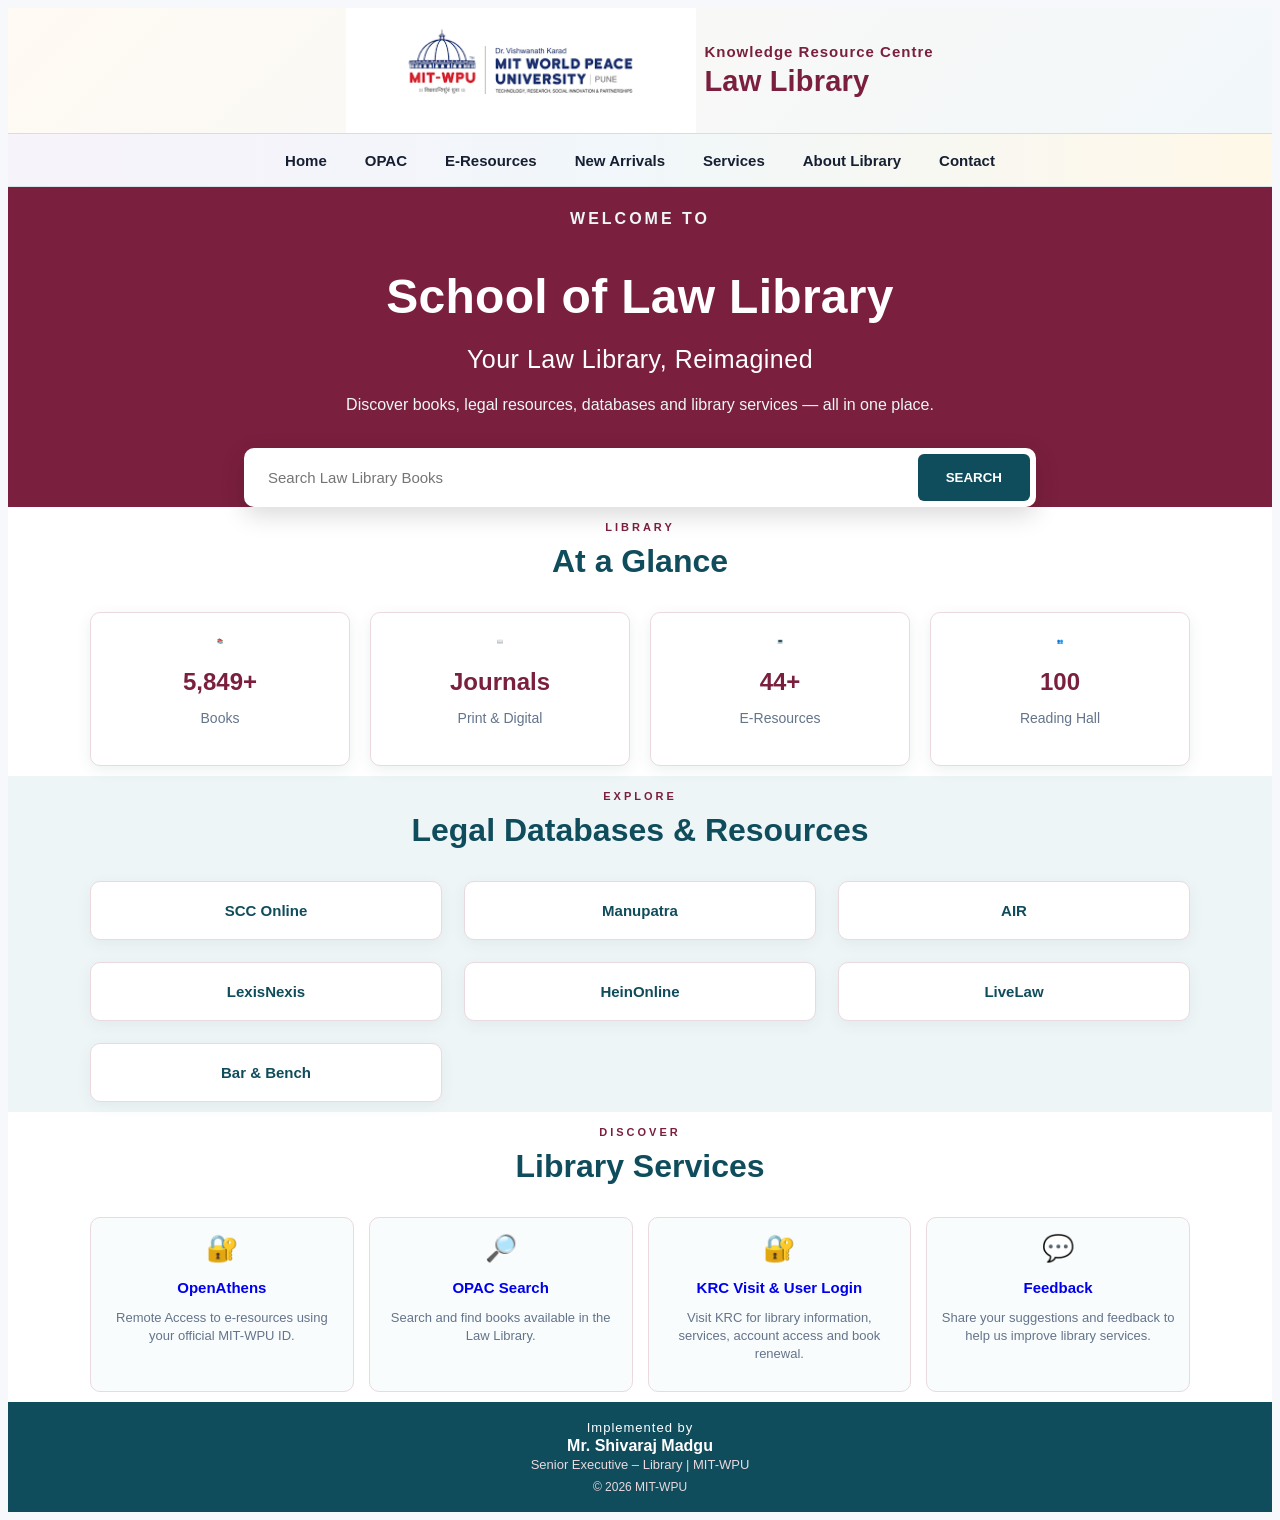
<file: index.html>
<!DOCTYPE html>
<html lang="en">
<head>
    <meta charset="UTF-8">
    <meta name="viewport" content="width=device-width, initial-scale=1.0">

    <title>School of Law Library | MIT-WPU</title>

    <link rel="stylesheet" href="style.css">
</head>

<body>

    <header>

    <div class="top-header">

        <div class="brand">

            <img src="images/MIT-WPU-logo.jpg" alt="MIT-WPU Logo">

            <div class="brand-text">

                <div class="krc">
                    Knowledge Resource Centre
                </div>

                <div class="library">
                    Law Library
                </div>

            </div>

        </div>

    </div>

    <nav>

        <a href="#">Home</a>
        <a href="https://shivumadgu-web.github.io/Law_Library_OPAC/index.html">OPAC</a>
        <a href="e-resources.html">E-Resources</a>
        <a href="new-arrivals.html">New Arrivals</a>
        <a href="services.html">Services</a>
        <a href="about-library.html">About Library</a>
        <a href="#">Contact</a>

    </nav>

</header>


    <main>

        <section class="hero">

            <div class="hero-content">

                <p class="welcome">WELCOME TO</p>

                <h1>School of Law Library</h1>

                <h2>Your Law Library, Reimagined</h2>

                <p>
                    Discover books, legal resources, databases
                    and library services — all in one place.
                </p>

                <div class="search-box">
                    <input
                        type="text"
                        placeholder="Search Law Library Books"
                    >

                    <button type="button" onclick="openOPACSearch()">SEARCH</button>
                </div>
<div id="opac-results"></div>
            </div>

        </section>


        <section class="at-glance">

            <div class="section-heading">
                <span>LIBRARY</span>
                <h2>At a Glance</h2>
            </div>

            <div class="glance-cards">

                <div class="glance-card">
                    <div>📚</div>
                    <h3>5,849+</h3>
                    <p>Books</p>
                </div>

                <div class="glance-card">
                    <div>📖</div>
                    <h3>Journals</h3>
                    <p>Print & Digital</p>
                </div>

                <div class="glance-card">
                    <div>💻</div>
                    <h3>44+</h3>
                    <p>E-Resources</p>
                </div>

                <div class="glance-card">
                    <div>👥</div>
                    <h3>100</h3>
                    <p>Reading Hall</p>
                </div>

            </div>

        </section>


        <section class="databases">

            <div class="section-heading">
                <span>EXPLORE</span>
                <h2>Legal Databases & Resources</h2>
            </div>

            <div class="database-list">

  <div>SCC Online</div>
<div>Manupatra</div>
<div>AIR</div>
<div>LexisNexis</div>
<div>HeinOnline</div>
<div>LiveLaw</div>
<div>Bar & Bench</div>

            </div>

        </section>


        <section class="services">

            <div class="section-heading">
                <span>DISCOVER</span>
                <h2>Library Services</h2>
            </div>

            <div class="service-list">

               
<a href="https://my.openathens.net/app/research" class="service-card" target="_blank">
    <div>🔐</div>
    <h3>OpenAthens</h3>
    <p>Remote Access to e-resources using your official MIT-WPU ID.</p>
</a>
<a href="https://shivumadgu-web.github.io/Law_Library_OPAC/index.html" class="service-card">
    <div>🔎</div>
    <h3>OPAC Search</h3>
    <p>Search and find books available in the Law Library.</p>
</a>
<a href="https://krc-opac.mitwpu.edu.in/" class="service-card" target="_blank">
    <div>🔐</div>
    <h3>KRC Visit & User Login</h3>
    <p>Visit KRC for library information, services, account access and book renewal.</p>
</a>

                

 <a href="https://docs.google.com/forms/d/e/1FAIpQLSflF0jt3WcPJC5QUAIgZBuHg9JjHAA2cf-ShFvt2bqhsJRYlQ/viewform?pli=1" class="service-card" target="_blank">
    <div>💬</div>
    <h3>Feedback</h3>
    <p>Share your suggestions and feedback to help us improve library services.</p>
</a>

            </div>

        </section>

    </main>


    <footer>

    <h3>Implemented by</h3>
    <p>Mr. Shivaraj Madgu</p>
    <small>Senior Executive – Library | MIT-WPU</small>

    <div class="footer-copy">
        © 2026 MIT-WPU
    </div>

</footer>

<script>
function openOPACSearch() {
    const query = document.querySelector(".search-box input").value.trim();

    const opacUrl =
        "https://shivumadgu-web.github.io/Law_Library_OPAC/index.html?q=" +
        encodeURIComponent(query);

    window.location.href = opacUrl;
}
</script>

</html>
</file>
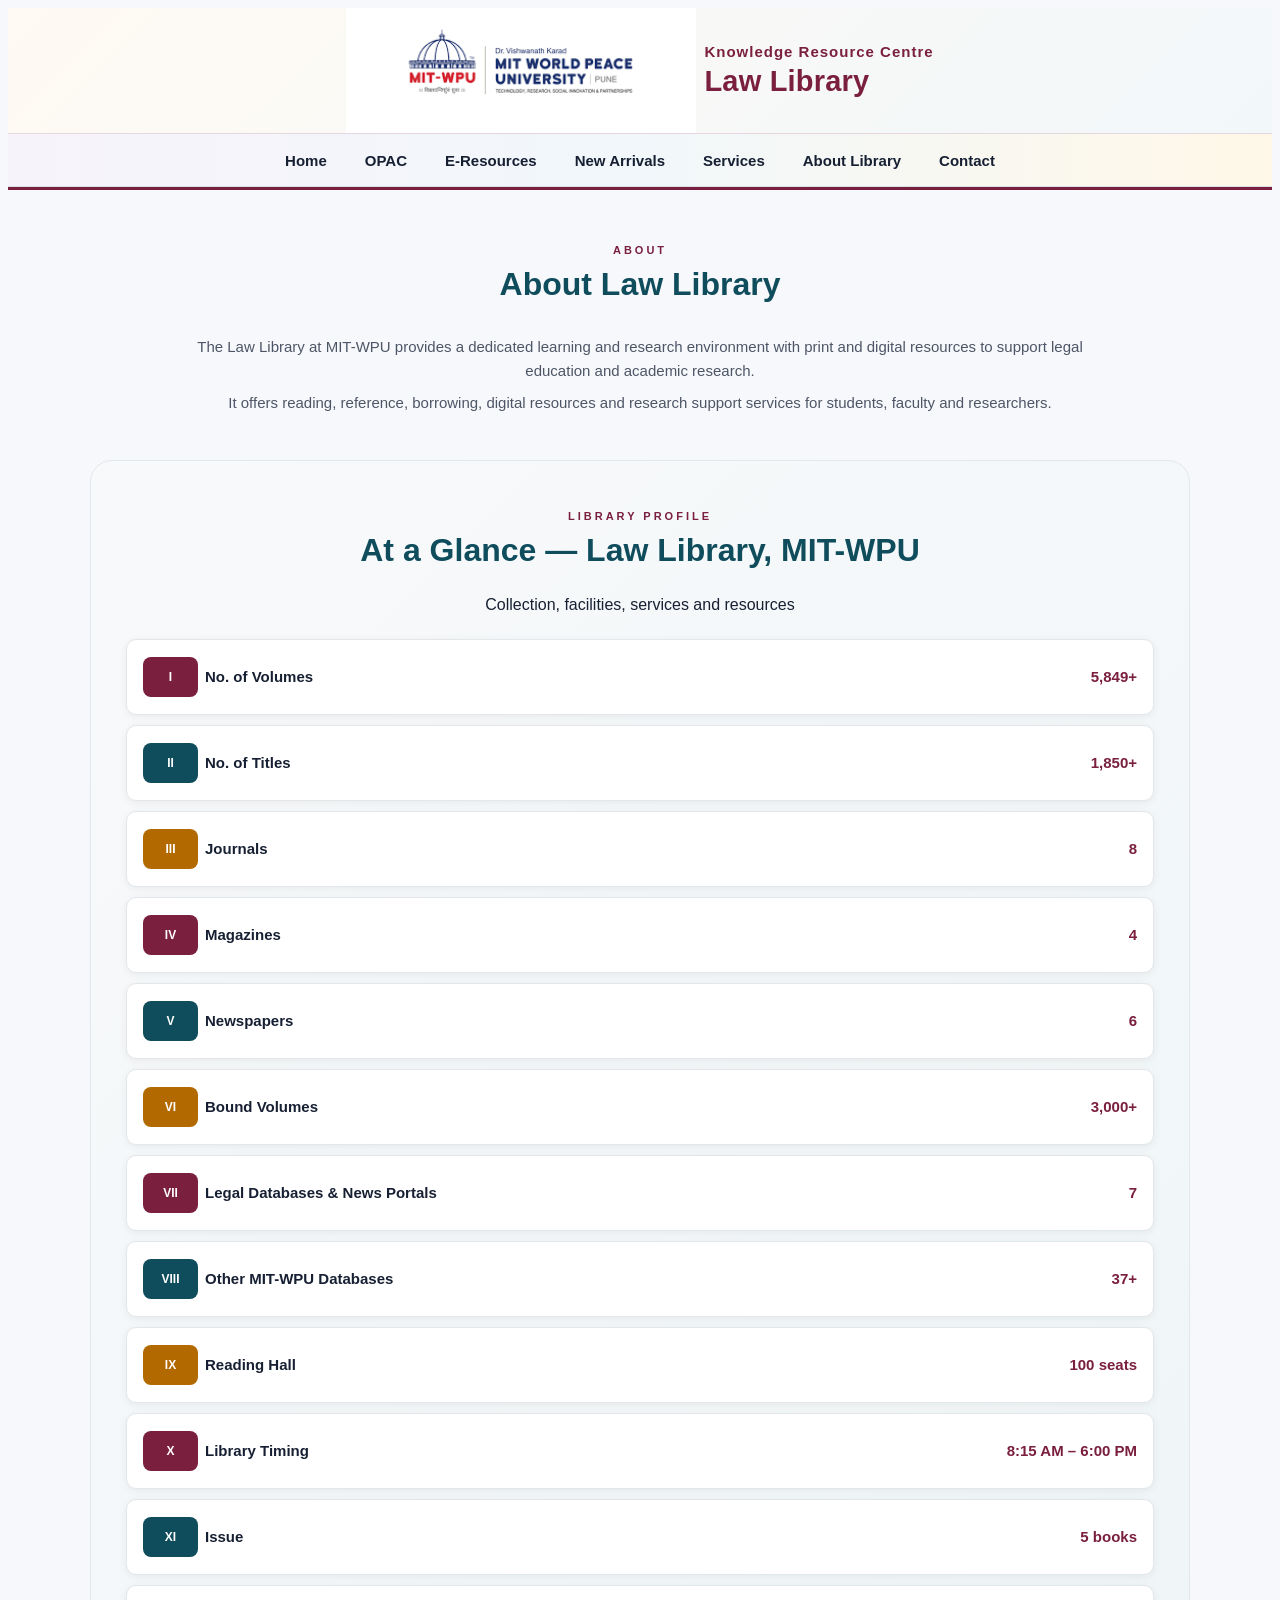
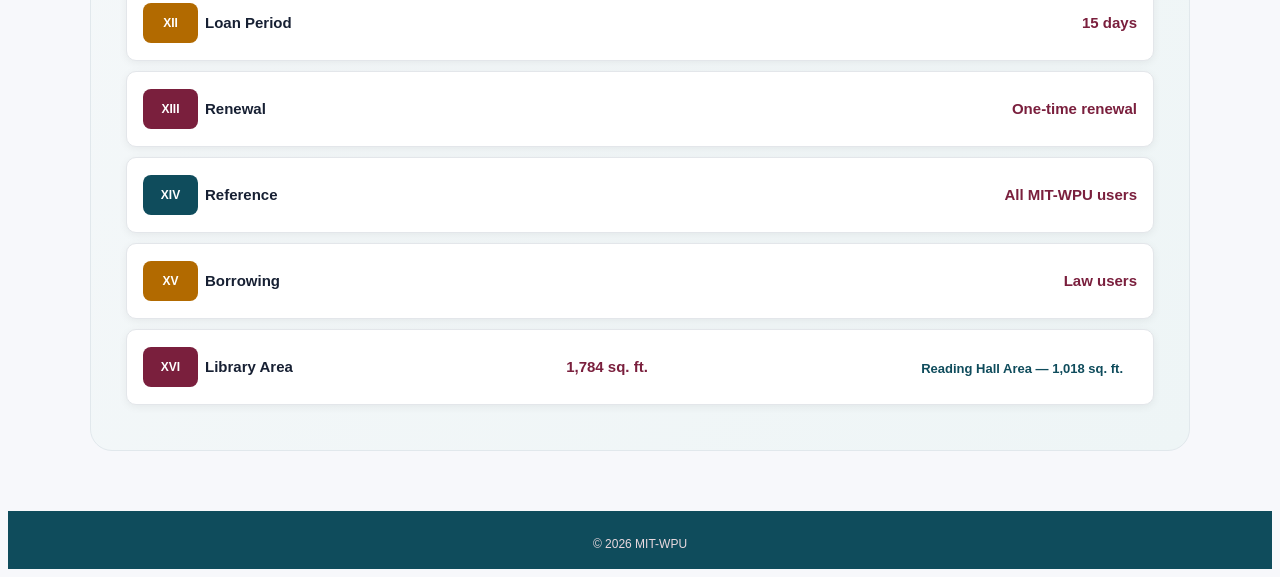
<file: about-library.html>
<!DOCTYPE html>
<html lang="en">
<head>
    <meta charset="UTF-8">
    <meta name="viewport" content="width=device-width, initial-scale=1.0">

    <title>About Library | MIT-WPU Law Library</title>

    <link rel="stylesheet" href="style.css">

    <style>
        /* ================================
           ABOUT LIBRARY PAGE
           ================================ */

        .about-page {
            max-width: 1100px;
            margin: 0 auto;
            padding: 50px 25px 60px;
        }

        /* Short Introduction */

        .about-content {
            max-width: 900px;
            margin: 25px auto 45px;
            text-align: center;
        }

        .about-content p {
            margin: 8px 0;
            color: #4d5666;
            font-size: 15px;
            line-height: 1.6;
        }

        /* Library Profile */

        .collection-info {
            margin-top: 20px;
        }

        .collection-info .section-heading {
            margin-bottom: 25px;
        }

        /* One Full Width List */

        .library-profile-grid {
            display: grid;
            grid-template-columns: 1fr;
            gap: 10px;
            margin-top: 20px;
        }

        /* Profile Row */

        .profile-item {
            display: grid;
            grid-template-columns: 48px 1fr auto;
            align-items: center;
            gap: 14px;

            padding: 11px 16px;
            min-height: 52px;

            background: #ffffff;
            border: 1px solid #e3e6ea;
            border-radius: 10px;

            box-shadow: 0 2px 8px rgba(0, 0, 0, 0.06);

            transition: 0.2s ease;
        }

        .profile-item:hover {
            transform: translateX(3px);
            box-shadow: 0 5px 14px rgba(0, 0, 0, 0.10);
        }

        /* Serial Number */

        .profile-item > span {
            width: 40px;
            height: 40px;

            display: flex;
            align-items: center;
            justify-content: center;

            border-radius: 8px;

            background: #7a1f3d;
            color: #ffffff;

            font-size: 12px;
            font-weight: bold;
        }

        /* Different Colours */

        .profile-item:nth-child(3n + 2) > span {
            background: #0f4c5c;
        }

        .profile-item:nth-child(3n) > span {
            background: #b26a00;
        }

        /* Heading */

        .profile-item h3 {
            margin: 0;

            color: #172033;
            font-size: 15px;
            font-weight: 600;
        }

        /* Value */

        .profile-item p {
            margin: 0;

            color: #7a1f3d;
            font-size: 15px;
            font-weight: bold;

            text-align: right;
            white-space: nowrap;
        }

        /* Second Line - Reading Hall Area */

        .profile-item small {
            display: block;

            margin-top: 3px;

            color: #0f4c5c;
            font-size: 13px;
            font-weight: 600;
        }

        /* Mobile */

        @media (max-width: 700px) {

            .about-page {
                padding: 35px 15px 45px;
            }

            .about-content {
                margin-bottom: 35px;
            }

            .profile-item {
                grid-template-columns: 42px 1fr;
                gap: 12px;
                padding: 11px 12px;
            }

            .profile-item p {
                grid-column: 2;
                text-align: left;
                margin-top: -7px;
            }

            .profile-item small {
                grid-column: 2;
            }

            .profile-item h3 {
                font-size: 14px;
            }

            .profile-item p {
                font-size: 14px;
            }
        }
    </style>
</head>


<body>

    <!-- ================================
         HEADER
         ================================ -->

    <header>

        <div class="top-header">

            <div class="brand">

                <img
                    src="images/MIT-WPU-logo.jpg"
                    alt="MIT-WPU Logo"
                >

                <div class="brand-text">

                    <div class="krc">
                        Knowledge Resource Centre
                    </div>

                    <div class="library">
                        Law Library
                    </div>

                </div>

            </div>

        </div>


        <!-- Navigation -->

        <nav>

            <a href="./index.html">
                Home
            </a>

            <a href="https://shivumadgu-web.github.io/Law_Library_OPAC/">
                OPAC
            </a>

            <a href="e-resources.html">
                E-Resources
            </a>

            <a href="new-arrivals.html">
                New Arrivals
            </a>

            <a href="services.html">
                Services
            </a>

            <a href="./about-library.html">
                About Library
            </a>

            <a href="contact.html">
                Contact
            </a>

        </nav>

    </header>


    <!-- ================================
         MAIN CONTENT
         ================================ -->

    <main>

        <section class="about-page">


            <!-- Page Heading -->

            <div class="section-heading">

                <span>
                    ABOUT
                </span>

                <h2>
                    About Law Library
                </h2>

            </div>


            <!-- Short Introduction -->

            <div class="about-content">

                <p>
                    The Law Library at MIT-WPU provides a dedicated learning and research
                    environment with print and digital resources to support legal education
                    and academic research.
                </p>

                <p>
                    It offers reading, reference, borrowing, digital resources and research
                    support services for students, faculty and researchers.
                </p>

            </div>


            <!-- ================================
                 LIBRARY PROFILE
                 ================================ -->

            <div class="collection-info">

                <div class="section-heading">

                    <span>
                        LIBRARY PROFILE
                    </span>

                    <h2>
                        At a Glance — Law Library, MIT-WPU
                    </h2>

                    <p>
                        Collection, facilities, services and resources
                    </p>

                </div>


                <!-- Profile List -->

                <div class="library-profile-grid">


                    <!-- I -->

                    <div class="profile-item">

                        <span>
                            I
                        </span>

                        <h3>
                            No. of Volumes
                        </h3>

                        <p>
                            5,849+
                        </p>

                    </div>


                    <!-- II -->

                    <div class="profile-item">

                        <span>
                            II
                        </span>

                        <h3>
                            No. of Titles
                        </h3>

                        <p>
                            1,850+
                        </p>

                    </div>


                    <!-- III -->

                    <div class="profile-item">

                        <span>
                            III
                        </span>

                        <h3>
                            Journals
                        </h3>

                        <p>
                            8
                        </p>

                    </div>


                    <!-- IV -->

                    <div class="profile-item">

                        <span>
                            IV
                        </span>

                        <h3>
                            Magazines
                        </h3>

                        <p>
                            4
                        </p>

                    </div>


                    <!-- V -->

                    <div class="profile-item">

                        <span>
                            V
                        </span>

                        <h3>
                            Newspapers
                        </h3>

                        <p>
                            6
                        </p>

                    </div>


                    <!-- VI -->

                    <div class="profile-item">

                        <span>
                            VI
                        </span>

                        <h3>
                            Bound Volumes
                        </h3>

                        <p>
                            3,000+
                        </p>

                    </div>


                    <!-- VII -->

                    <div class="profile-item">

                        <span>
                            VII
                        </span>

                        <h3>
                            Legal Databases &amp; News Portals
                        </h3>

                        <p>
                            7
                        </p>

                    </div>


                    <!-- VIII -->

                    <div class="profile-item">

                        <span>
                            VIII
                        </span>

                        <h3>
                            Other MIT-WPU Databases
                        </h3>

                        <p>
                            37+
                        </p>

                    </div>


                    <!-- IX -->

                    <div class="profile-item">

                        <span>
                            IX
                        </span>

                        <h3>
                            Reading Hall
                        </h3>

                        <p>
                            100 seats
                        </p>

                    </div>


                    <!-- X -->

                    <div class="profile-item">

                        <span>
                            X
                        </span>

                        <h3>
                            Library Timing
                        </h3>

                        <p>
                            8:15 AM – 6:00 PM
                        </p>

                    </div>


                    <!-- XI -->

                    <div class="profile-item">

                        <span>
                            XI
                        </span>

                        <h3>
                            Issue
                        </h3>

                        <p>
                            5 books
                        </p>

                    </div>


                    <!-- XII -->

                    <div class="profile-item">

                        <span>
                            XII
                        </span>

                        <h3>
                            Loan Period
                        </h3>

                        <p>
                            15 days
                        </p>

                    </div>


                    <!-- XIII -->

                    <div class="profile-item">

                        <span>
                            XIII
                        </span>

                        <h3>
                            Renewal
                        </h3>

                        <p>
                            One-time renewal
                        </p>

                    </div>


                    <!-- XIV -->

                    <div class="profile-item">

                        <span>
                            XIV
                        </span>

                        <h3>
                            Reference
                        </h3>

                        <p>
                            All MIT-WPU users
                        </p>

                    </div>


                    <!-- XV -->

                    <div class="profile-item">

                        <span>
                            XV
                        </span>

                        <h3>
                            Borrowing
                        </h3>

                        <p>
                            Law users
                        </p>

                    </div>


                    <!-- XVI -->

                    <div class="profile-item">

                        <span>
                            XVI
                        </span>

                        <div>

                            <h3>
                                Library Area
                            </h3>

                            <p>
                                1,784 sq. ft.
                            </p>

                            <small>
                                Reading Hall Area — 1,018 sq. ft.
                            </small>

                        </div>

                    </div>


                </div>

            </div>

        </section>

    </main>


    <!-- ================================
         FOOTER
         ================================ -->

    <footer>

        <div class="footer-copy">
            © 2026 MIT-WPU
        </div>

    </footer>


</body>
</html>
</file>
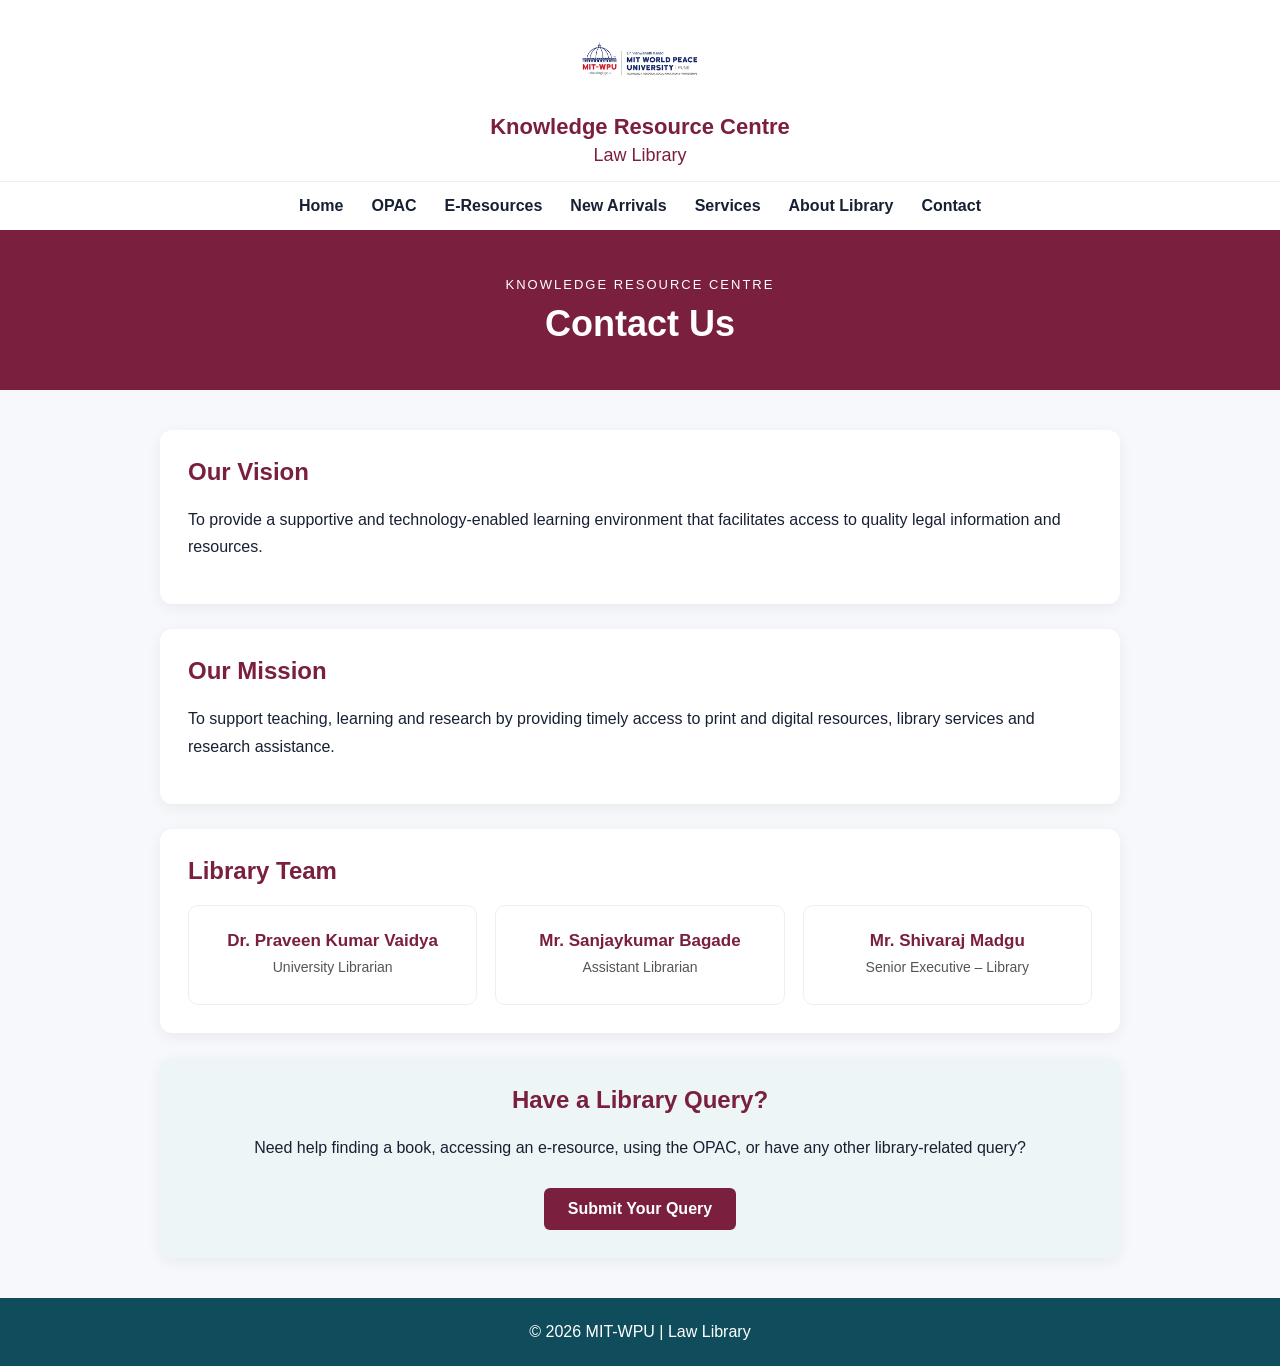
<file: contact.html>
<!DOCTYPE html>
<html lang="en">
<head>
    <meta charset="UTF-8">
    <meta name="viewport" content="width=device-width, initial-scale=1.0">

    <title>Contact Us | Law Library</title>

    <style>
        * {
            box-sizing: border-box;
        }

        body {
            margin: 0;
            font-family: Arial, sans-serif;
            background: #f7f8fb;
            color: #172033;
        }

        header {
            background: white;
            text-align: center;
            padding: 25px 20px 15px;
        }

        header img {
            width: 180px;
            max-width: 80%;
        }

        .krc {
            color: #7a1f3d;
            font-size: 22px;
            font-weight: bold;
            margin-top: 8px;
        }

        .library {
            color: #7a1f3d;
            font-size: 18px;
            margin-top: 5px;
        }

        nav {
            display: flex;
            justify-content: center;
            flex-wrap: wrap;
            gap: 28px;
            padding: 15px;
            background: white;
            border-top: 1px solid #eee;
        }

        nav a {
            text-decoration: none;
            color: #172033;
            font-weight: 600;
        }

        nav a:hover {
            color: #7a1f3d;
        }

        .page-title {
            background: #7a1f3d;
            color: white;
            text-align: center;
            padding: 45px 20px;
        }

        .page-title span {
            font-size: 13px;
            letter-spacing: 2px;
        }

        .page-title h1 {
            margin: 10px 0 0;
            font-size: 36px;
        }

        .container {
            max-width: 1000px;
            margin: 40px auto;
            padding: 0 20px;
        }

        .card {
            background: white;
            padding: 28px;
            margin-bottom: 25px;
            border-radius: 12px;
            box-shadow: 0 4px 15px rgba(0,0,0,0.06);
        }

        .card h2 {
            color: #7a1f3d;
            margin-top: 0;
        }

        .card p {
            line-height: 1.7;
        }

        .team {
            display: grid;
            grid-template-columns: repeat(3, 1fr);
            gap: 18px;
        }

        .person {
            text-align: center;
            padding: 20px;
            border: 1px solid #eee;
            border-radius: 10px;
        }

        .person h3 {
            margin: 5px 0;
            color: #7a1f3d;
            font-size: 17px;
        }

        .person p {
            margin: 5px 0;
            font-size: 14px;
            color: #555;
        }

        .query {
            text-align: center;
            background: #eef5f6;
        }

        .query-button {
            display: inline-block;
            margin-top: 10px;
            padding: 12px 24px;
            background: #7a1f3d;
            color: white;
            text-decoration: none;
            border-radius: 6px;
            font-weight: bold;
        }

        .query-button:hover {
            opacity: 0.9;
        }

        footer {
            text-align: center;
            padding: 25px;
            background: #0f4c5c;
            color: white;
            margin-top: 40px;
        }

        @media (max-width: 700px) {
            .team {
                grid-template-columns: 1fr;
            }

            nav {
                gap: 15px;
            }

            .page-title h1 {
                font-size: 28px;
            }
        }
    </style>
</head>

<body>

<header>

    <img src="images/MIT-WPU-logo.jpg" alt="MIT-WPU Logo">

    <div class="krc">Knowledge Resource Centre</div>
    <div class="library">Law Library</div>

</header>

<nav>
    <a href="index.html">Home</a>
    <a href="https://shivumadgu-web.github.io/Law_Library_OPAC/">OPAC</a>
    <a href="e-resources.html">E-Resources</a>
    <a href="new-arrivals.html">New Arrivals</a>
    <a href="services.html">Services</a>
    <a href="about-library.html">About Library</a>
    <a href="contact.html">Contact</a>
</nav>

<section class="page-title">
    <span>KNOWLEDGE RESOURCE CENTRE</span>
    <h1>Contact Us</h1>
</section>

<main class="container">

    <div class="card">
        <h2>Our Vision</h2>
        <p>
            To provide a supportive and technology-enabled learning environment
            that facilitates access to quality legal information and resources.
        </p>
    </div>

    <div class="card">
        <h2>Our Mission</h2>
        <p>
            To support teaching, learning and research by providing timely access
            to print and digital resources, library services and research assistance.
        </p>
    </div>

    <div class="card">
        <h2>Library Team</h2>

        <div class="team">

            <div class="person">
                <h3>Dr. Praveen Kumar Vaidya</h3>
                <p>University Librarian</p>
            </div>

            <div class="person">
                <h3>Mr. Sanjaykumar Bagade</h3>
                <p>Assistant Librarian</p>
            </div>

            <div class="person">
                <h3>Mr. Shivaraj Madgu</h3>
                <p>Senior Executive – Library</p>
            </div>

        </div>
    </div>

    <div class="card query">

        <h2>Have a Library Query?</h2>

        <p>
            Need help finding a book, accessing an e-resource, using the OPAC,
            or have any other library-related query?
        </p>

        <a href="https://forms.gle/Wb1bxULgBH5g9epL9" 
   class="query-button" 
   target="_blank">
    Submit Your Query
</a>

    </div>

</main>

<footer>
    © 2026 MIT-WPU | Law Library
</footer>

</body>
</html>
</file>
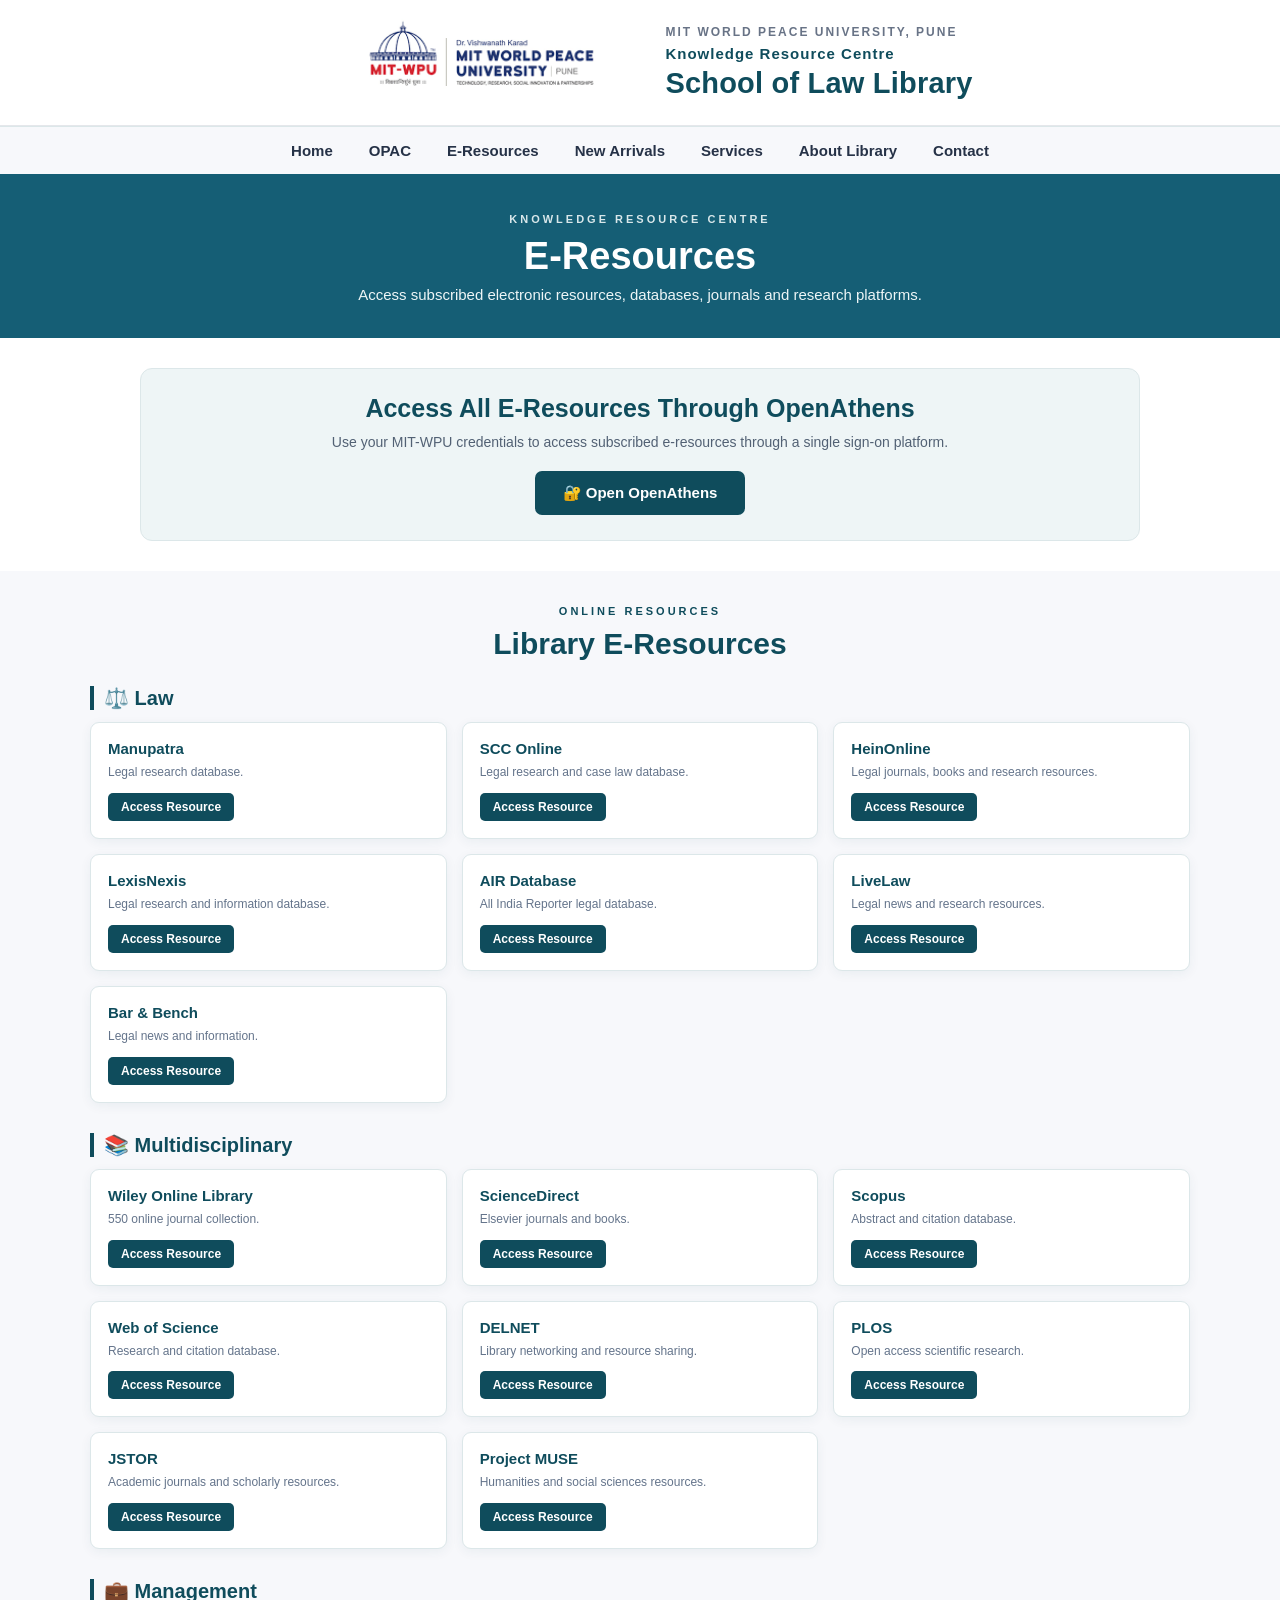
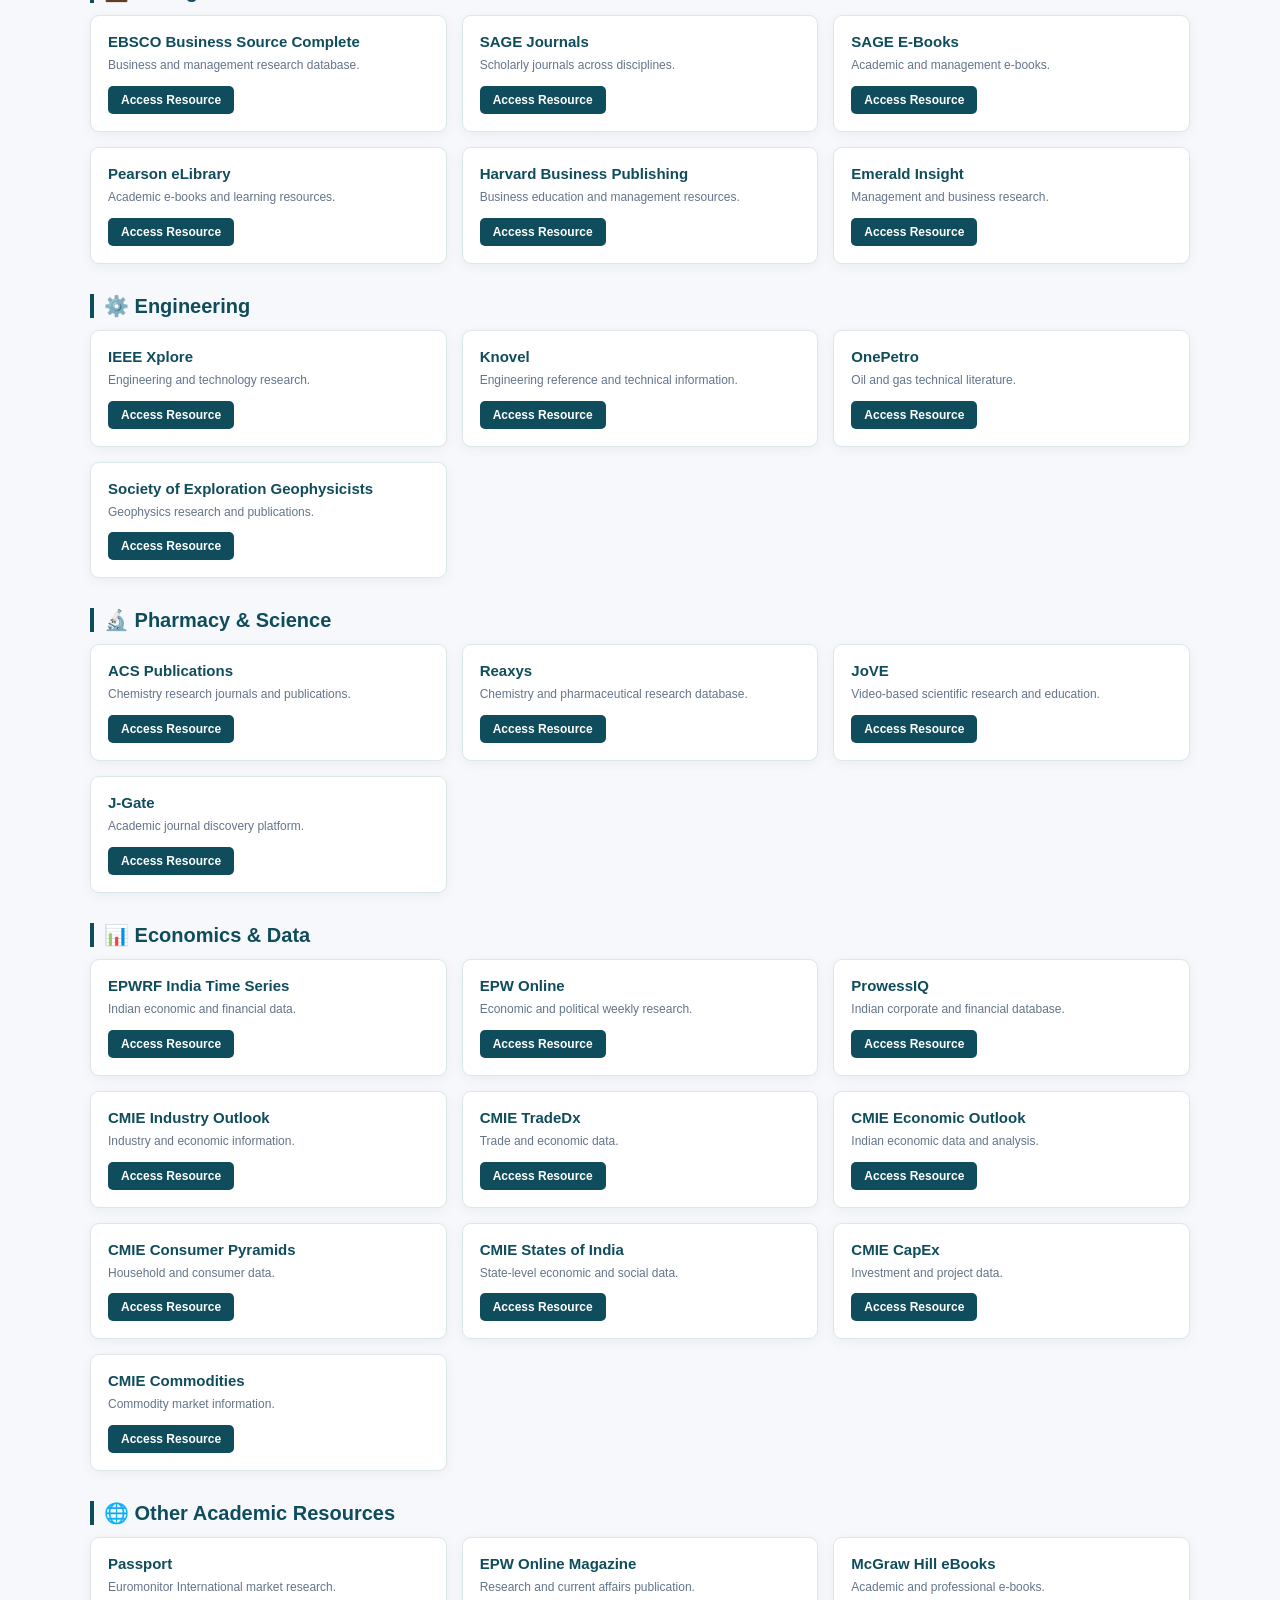
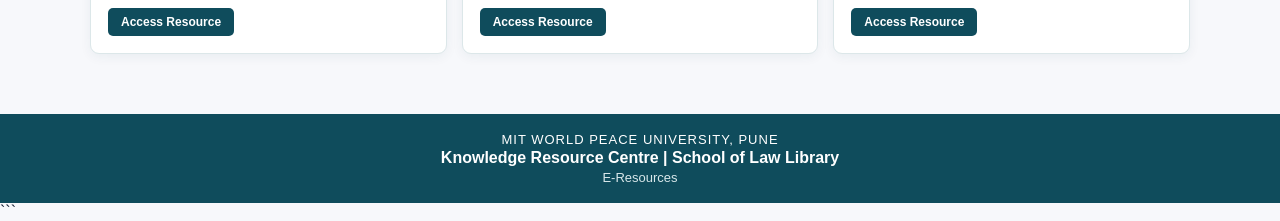
<file: e-resources.html>
<!DOCTYPE html>
<html lang="en">

<head>
    <meta charset="UTF-8">
    <meta name="viewport" content="width=device-width, initial-scale=1.0">

    <title>E-Resources | School of Law Library</title>

    <style>

        /* ================================
           BASIC
        ================================= */

        * {
            margin: 0;
            padding: 0;
            box-sizing: border-box;
        }

        body {
            font-family: Arial, Helvetica, sans-serif;
            color: #172033;
            background: #f7f8fb;
        }

        a {
            text-decoration: none;
        }


        /* ================================
           HEADER
        ================================= */

        header {
            background: #ffffff;
            border-bottom: 1px solid #e5e7eb;
        }

        .top-header {
            height: 125px;
            display: flex;
            align-items: center;
            justify-content: center;
            overflow: hidden;
        }

        .brand {
            display: flex;
            align-items: center;
            gap: 8px;
        }

        .brand img {
            width: 350px;
            height: 250px;
            object-fit: contain;
        }

        .brand-text {
            margin-left: 0;
        }

        .university {
            font-size: 12px;
            font-weight: 700;
            letter-spacing: 2px;
            color: #687386;
            margin-bottom: 6px;
        }

        .krc {
            font-size: 15px;
            font-weight: 600;
            letter-spacing: 1px;
            color: #0f4c5c;
            margin-bottom: 5px;
        }

        .library {
            font-size: 29px;
            font-weight: 700;
            color: #0f4c5c;
            letter-spacing: .2px;
        }


        /* ================================
           NAVIGATION
        ================================= */

        nav {
            height: 48px;
            display: flex;
            align-items: center;
            justify-content: center;
            gap: 36px;
            border-top: 1px solid #dce7e9;
        }

        nav a {
            color: #263247;
            font-size: 15px;
            font-weight: 600;
        }

        nav a:hover {
            color: #0f4c5c;
        }


        /* ================================
           PAGE HERO
        ================================= */

        .page-hero {
            background: #155e75;
            color: #ffffff;
            text-align: center;
            padding: 35px 20px;
        }

        .page-hero span {
            font-size: 11px;
            font-weight: 700;
            letter-spacing: 3px;
            color: #d8e7ea;
        }

        .page-hero h1 {
            font-size: 38px;
            margin-top: 8px;
            margin-bottom: 8px;
        }

        .page-hero p {
            font-size: 15px;
            color: #eef6f7;
        }


        /* ================================
           OPENATHENS
        ================================= */

        .openathens-section {
            background: #ffffff;
            padding: 30px 6%;
        }

        .openathens-box {
            max-width: 1000px;
            margin: auto;
            background: #eef5f6;
            border: 1px solid #dce7e9;
            border-radius: 12px;
            padding: 25px;
            text-align: center;
        }

        .openathens-box h2 {
            color: #0f4c5c;
            font-size: 25px;
            margin-bottom: 8px;
        }

        .openathens-box p {
            color: #526174;
            font-size: 14px;
            line-height: 1.6;
            max-width: 750px;
            margin: auto;
        }

        .openathens-button {
            display: inline-block;
            margin-top: 18px;
            padding: 13px 28px;
            background: #0f4c5c;
            color: #ffffff;
            border-radius: 7px;
            font-size: 15px;
            font-weight: 700;
        }

        .openathens-button:hover {
            background: #083c49;
        }


        /* ================================
           RESOURCES
        ================================= */

        .resources-section {
            background: #f7f8fb;
            padding: 30px 6%;
        }

        .section-heading {
            text-align: center;
            margin-bottom: 25px;
        }

        .section-heading span {
            font-size: 11px;
            font-weight: 700;
            letter-spacing: 3px;
            color: #0f4c5c;
        }

        .section-heading h2 {
            margin-top: 8px;
            font-size: 30px;
            color: #0f4c5c;
        }


        /* ================================
           CATEGORY
        ================================= */

        .category {
            max-width: 1100px;
            margin: 0 auto 30px;
        }

        .category-title {
            font-size: 20px;
            color: #0f4c5c;
            margin-bottom: 12px;
            border-left: 4px solid #0f4c5c;
            padding-left: 10px;
        }

        .resource-grid {
            display: grid;
            grid-template-columns: repeat(3, 1fr);
            gap: 15px;
        }

        .resource-card {
            background: #ffffff;
            border: 1px solid #dce7e9;
            border-radius: 9px;
            padding: 17px;
            box-shadow: 0 3px 12px rgba(15, 76, 92, .06);
            transition: .2s;
        }

        .resource-card:hover {
            transform: translateY(-3px);
            box-shadow: 0 7px 18px rgba(15, 76, 92, .12);
        }

        .resource-card h3 {
            color: #0f4c5c;
            font-size: 15px;
            margin-bottom: 7px;
        }

        .resource-card p {
            color: #64748b;
            font-size: 12px;
            line-height: 1.4;
            margin-bottom: 12px;
        }

        .resource-card a {
            display: inline-block;
            color: #ffffff;
            background: #0f4c5c;
            padding: 7px 13px;
            border-radius: 5px;
            font-size: 12px;
            font-weight: 600;
        }

        .resource-card a:hover {
            background: #083c49;
        }


        /* ================================
           FOOTER
        ================================= */

        footer {
            background: #0f4c5c;
            text-align: center;
            color: #ffffff;
            padding: 18px 20px;
        }

        footer h3 {
            font-size: 13px;
            font-weight: 500;
            letter-spacing: 1px;
        }

        footer p {
            font-size: 16px;
            font-weight: 700;
            margin-top: 2px;
        }

        footer small {
            display: block;
            color: #d8e7ea;
            font-size: 13px;
            margin-top: 3px;
        }


        /* ================================
           MOBILE
        ================================= */

        @media (max-width: 900px) {

            .top-header {
                height: auto;
            }

            .brand {
                flex-direction: column;
                text-align: center;
            }

            nav {
                height: auto;
                padding: 15px 6%;
                flex-wrap: wrap;
                gap: 18px;
            }

            .resource-grid {
                grid-template-columns: repeat(2, 1fr);
            }
        }


        @media (max-width: 600px) {

            .resource-grid {
                grid-template-columns: 1fr;
            }

            .page-hero h1 {
                font-size: 30px;
            }

            .openathens-box {
                padding: 20px 15px;
            }
        }

    </style>
</head>


<body>


    <!-- ================================
         HEADER
    ================================= -->

    <header>

        <div class="top-header">

            <div class="brand">

                <img src="logo.png" alt="MIT World Peace University">

                <div class="brand-text">

                    <div class="university">
                        MIT WORLD PEACE UNIVERSITY, PUNE
                    </div>

                    <div class="krc">
                        Knowledge Resource Centre
                    </div>

                    <div class="library">
                        School of Law Library
                    </div>

                </div>

            </div>

        </div>


        
    </header>
<nav>
    <a href="index.html">Home</a>
    <a href="https://shivumadgu-web.github.io/Law_Library_OPAC/">OPAC</a>
    <a href="e-resources.html">E-Resources</a>
    <a href="new-arrivals.html">New Arrivals</a>
    <a href="services.html">Services</a>
    <a href="http://127.0.0.1:5500/about-library.html">About Library</a>
    <a href="index.html#">Contact</a>
</nav>

    <!-- ================================
         PAGE HERO
    ================================= -->

    <section class="page-hero">

        <span>KNOWLEDGE RESOURCE CENTRE</span>

        <h1>E-Resources</h1>

        <p>
            Access subscribed electronic resources, databases, journals and research platforms.
        </p>

    </section>


    <!-- ================================
         OPENATHENS
    ================================= -->

    <section class="openathens-section">

        <div class="openathens-box">

            <h2>
                Access All E-Resources Through OpenAthens
            </h2>

            <p>
                Use your MIT-WPU credentials to access subscribed
                e-resources through a single sign-on platform.
            </p>

            <a
                href="https://login.openathens.net/"
                target="_blank"
                class="openathens-button">

                🔐 Open OpenAthens

            </a>

        </div>

    </section>


    <!-- ================================
         RESOURCE LIST
    ================================= -->

    <section class="resources-section">

        <div class="section-heading">

            <span>ONLINE RESOURCES</span>

            <h2>Library E-Resources</h2>

        </div>


        <!-- LAW -->

        <div class="category">

            <h3 class="category-title">
                ⚖️ Law
            </h3>

            <div class="resource-grid">

                <div class="resource-card">
                    <h3>Manupatra</h3>
                    <p>Legal research database.</p>
                    <a href="https://www.manupatrafast.com" target="_blank">Access Resource</a>
                </div>

                <div class="resource-card">
                    <h3>SCC Online</h3>
                    <p>Legal research and case law database.</p>
                    <a href="https://www.scconline.com/?login=true" target="_blank">Access Resource</a>
                </div>

                <div class="resource-card">
                    <h3>HeinOnline</h3>
                    <p>Legal journals, books and research resources.</p>
                    <a href="https://heinonline-org.ap2.proxy.openathens.net/HOL/Welcome" target="_blank">Access Resource</a>
                </div>

                <div class="resource-card">
                    <h3>LexisNexis</h3>
                    <p>Legal research and information database.</p>
                    <a href="https://advance.lexis.com/in?identityprofileid=Z7C4VP63762" target="_blank">Access Resource</a>
                </div>

                <div class="resource-card">
                    <h3>AIR Database</h3>
                    <p>All India Reporter legal database.</p>
                    <a href="https://www.aironline.in/login.html" target="_blank">Access Resource</a>
                </div>

                <div class="resource-card">
                    <h3>LiveLaw</h3>
                    <p>Legal news and research resources.</p>
                    <a href="https://www-livelaw-in.ap2.proxy.openathens.net/" target="_blank">Access Resource</a>
                </div>

                <div class="resource-card">
                    <h3>Bar & Bench</h3>
                    <p>Legal news and information.</p>
                    <a href="https://www-barandbench-com.ap2.proxy.openathens.net/" target="_blank">Access Resource</a>
                </div>

            </div>

        </div>


        <!-- MULTIDISCIPLINARY -->

        <div class="category">

            <h3 class="category-title">
                📚 Multidisciplinary
            </h3>

            <div class="resource-grid">

                <div class="resource-card">
                    <h3>Wiley Online Library</h3>
                    <p>550 online journal collection.</p>
                    <a href="https://onlinelibrary.wiley.com/" target="_blank">Access Resource</a>
                </div>

                <div class="resource-card">
                    <h3>ScienceDirect</h3>
                    <p>Elsevier journals and books.</p>
                    <a href="https://www.sciencedirect.com/browse/journals-and-books" target="_blank">Access Resource</a>
                </div>

                <div class="resource-card">
                    <h3>Scopus</h3>
                    <p>Abstract and citation database.</p>
                    <a href="https://www.scopus.com/standard/marketing.uri" target="_blank">Access Resource</a>
                </div>

                <div class="resource-card">
                    <h3>Web of Science</h3>
                    <p>Research and citation database.</p>
                    <a href="https://www.webofscience.com/wos/woscc/smart-search" target="_blank">Access Resource</a>
                </div>

                <div class="resource-card">
                    <h3>DELNET</h3>
                    <p>Library networking and resource sharing.</p>
                    <a href="https://delnet.in/" target="_blank">Access Resource</a>
                </div>

                <div class="resource-card">
                    <h3>PLOS</h3>
                    <p>Open access scientific research.</p>
                    <a href="https://plos.org/" target="_blank">Access Resource</a>
                </div>

                <div class="resource-card">
                    <h3>JSTOR</h3>
                    <p>Academic journals and scholarly resources.</p>
                    <a href="https://www.jstor.org/action/showLogin?redirectUri=/" target="_blank">Access Resource</a>
                </div>

                <div class="resource-card">
                    <h3>Project MUSE</h3>
                    <p>Humanities and social sciences resources.</p>
                    <a href="https://muse.jhu.edu/" target="_blank">Access Resource</a>
                </div>

            </div>

        </div>


        <!-- MANAGEMENT -->

        <div class="category">

            <h3 class="category-title">
                💼 Management
            </h3>

            <div class="resource-grid">

                <div class="resource-card">
                    <h3>EBSCO Business Source Complete</h3>
                    <p>Business and management research database.</p>
                    <a href="https://search.ebscohost.com" target="_blank">Access Resource</a>
                </div>

                <div class="resource-card">
                    <h3>SAGE Journals</h3>
                    <p>Scholarly journals across disciplines.</p>
                    <a href="https://journals.sagepub.com/" target="_blank">Access Resource</a>
                </div>

                <div class="resource-card">
                    <h3>SAGE E-Books</h3>
                    <p>Academic and management e-books.</p>
                    <a href="https://etext.sagepub.in/etext" target="_blank">Access Resource</a>
                </div>

                <div class="resource-card">
                    <h3>Pearson eLibrary</h3>
                    <p>Academic e-books and learning resources.</p>
                    <a href="https://elibrary.in.pearson.com" target="_blank">Access Resource</a>
                </div>

                <div class="resource-card">
                    <h3>Harvard Business Publishing</h3>
                    <p>Business education and management resources.</p>
                    <a href="https://hbsp.harvard.edu/home/" target="_blank">Access Resource</a>
                </div>

                <div class="resource-card">
                    <h3>Emerald Insight</h3>
                    <p>Management and business research.</p>
                    <a href="https://www.emerald.com/insight/" target="_blank">Access Resource</a>
                </div>

            </div>

        </div>


        <!-- ENGINEERING -->

        <div class="category">

            <h3 class="category-title">
                ⚙️ Engineering
            </h3>

            <div class="resource-grid">

                <div class="resource-card">
                    <h3>IEEE Xplore</h3>
                    <p>Engineering and technology research.</p>
                    <a href="https://ieeexplore.ieee.org/" target="_blank">Access Resource</a>
                </div>

                <div class="resource-card">
                    <h3>Knovel</h3>
                    <p>Engineering reference and technical information.</p>
                    <a href="https://app.knovel.com/kn" target="_blank">Access Resource</a>
                </div>

                <div class="resource-card">
                    <h3>OnePetro</h3>
                    <p>Oil and gas technical literature.</p>
                    <a href="https://onepetro.org/" target="_blank">Access Resource</a>
                </div>

                <div class="resource-card">
                    <h3>Society of Exploration Geophysicists</h3>
                    <p>Geophysics research and publications.</p>
                    <a href="https://pubs.geoscienceworld.org/seg" target="_blank">Access Resource</a>
                </div>

            </div>

        </div>


        <!-- PHARMACY / SCIENCE -->

        <div class="category">

            <h3 class="category-title">
                🔬 Pharmacy & Science
            </h3>

            <div class="resource-grid">

                <div class="resource-card">
                    <h3>ACS Publications</h3>
                    <p>Chemistry research journals and publications.</p>
                    <a href="https://pubs.acs.org/" target="_blank">Access Resource</a>
                </div>

                <div class="resource-card">
                    <h3>Reaxys</h3>
                    <p>Chemistry and pharmaceutical research database.</p>
                    <a href="https://www.reaxys.com/" target="_blank">Access Resource</a>
                </div>

                <div class="resource-card">
                    <h3>JoVE</h3>
                    <p>Video-based scientific research and education.</p>
                    <a href="https://app.jove.com/" target="_blank">Access Resource</a>
                </div>

                <div class="resource-card">
                    <h3>J-Gate</h3>
                    <p>Academic journal discovery platform.</p>
                    <a href="https://jgatenext.com/" target="_blank">Access Resource</a>
                </div>

            </div>

        </div>


        <!-- ECONOMICS / DATA -->

        <div class="category">

            <h3 class="category-title">
                📊 Economics & Data
            </h3>

            <div class="resource-grid">

                <div class="resource-card">
                    <h3>EPWRF India Time Series</h3>
                    <p>Indian economic and financial data.</p>
                    <a href="http://www.epwrfits.in/" target="_blank">Access Resource</a>
                </div>

                <div class="resource-card">
                    <h3>EPW Online</h3>
                    <p>Economic and political weekly research.</p>
                    <a href="https://www.epw.in/" target="_blank">Access Resource</a>
                </div>

                <div class="resource-card">
                    <h3>ProwessIQ</h3>
                    <p>Indian corporate and financial database.</p>
                    <a href="https://prowess.cmie.com/" target="_blank">Access Resource</a>
                </div>

                <div class="resource-card">
                    <h3>CMIE Industry Outlook</h3>
                    <p>Industry and economic information.</p>
                    <a href="https://industryoutlook.cmie.com/" target="_blank">Access Resource</a>
                </div>

                <div class="resource-card">
                    <h3>CMIE TradeDx</h3>
                    <p>Trade and economic data.</p>
                    <a href="https://tradedx.cmie.com/" target="_blank">Access Resource</a>
                </div>

                <div class="resource-card">
                    <h3>CMIE Economic Outlook</h3>
                    <p>Indian economic data and analysis.</p>
                    <a href="https://economicoutlook.cmie.com/" target="_blank">Access Resource</a>
                </div>

                <div class="resource-card">
                    <h3>CMIE Consumer Pyramids</h3>
                    <p>Household and consumer data.</p>
                    <a href="https://consumerpyramidsdx.cmie.com/" target="_blank">Access Resource</a>
                </div>

                <div class="resource-card">
                    <h3>CMIE States of India</h3>
                    <p>State-level economic and social data.</p>
                    <a href="https://statesofindia.cmie.com/" target="_blank">Access Resource</a>
                </div>

                <div class="resource-card">
                    <h3>CMIE CapEx</h3>
                    <p>Investment and project data.</p>
                    <a href="https://capex.cmie.com" target="_blank">Access Resource</a>
                </div>

                <div class="resource-card">
                    <h3>CMIE Commodities</h3>
                    <p>Commodity market information.</p>
                    <a href="https://commodities.cmie.com" target="_blank">Access Resource</a>
                </div>

            </div>

        </div>


        <!-- OTHER -->

        <div class="category">

            <h3 class="category-title">
                🌐 Other Academic Resources
            </h3>

            <div class="resource-grid">

                <div class="resource-card">
                    <h3>Passport</h3>
                    <p>Euromonitor International market research.</p>
                    <a href="https://www.portal.euromonitor.com/" target="_blank">Access Resource</a>
                </div>

                <div class="resource-card">
                    <h3>EPW Online Magazine</h3>
                    <p>Research and current affairs publication.</p>
                    <a href="https://www.epw.in/" target="_blank">Access Resource</a>
                </div>

                <div class="resource-card">
                    <h3>McGraw Hill eBooks</h3>
                    <p>Academic and professional e-books.</p>
                    <a href="https://bookshelf.vitalsource.com/home/explore" target="_blank">Access Resource</a>
                </div>

            </div>

        </div>

    </section>


    <!-- ================================
         FOOTER
    ================================= -->

    <footer>

        <h3>
            MIT WORLD PEACE UNIVERSITY, PUNE
        </h3>

        <p>
            Knowledge Resource Centre | School of Law Library
        </p>

        <small>
            E-Resources
        </small>

    </footer>


</body>

</html>
```
</file>
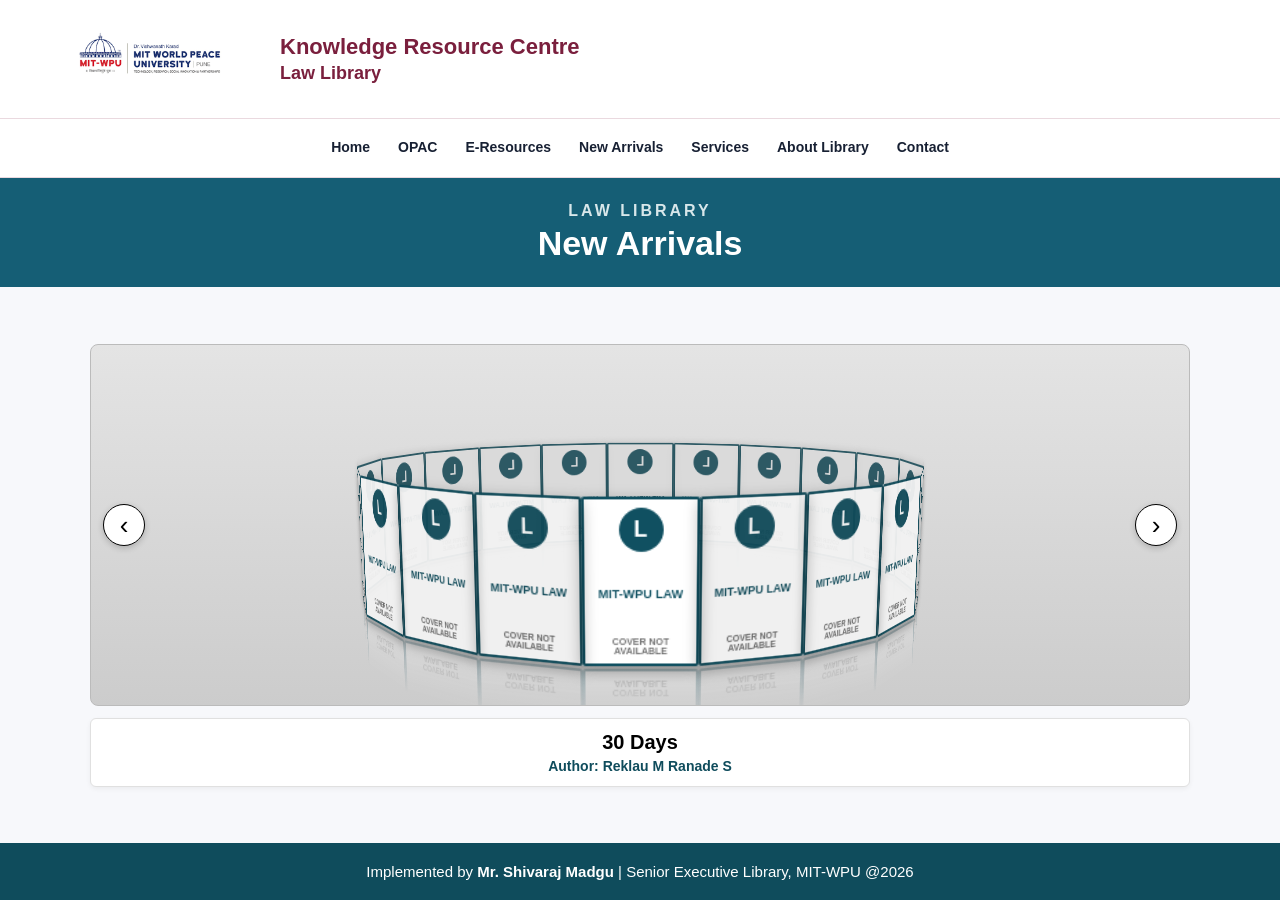
<file: new-arrivals.html>
<!DOCTYPE html>
<html lang="en">

<head>
    <meta charset="UTF-8">
    <meta name="viewport" content="width=device-width, initial-scale=1.0">
    <title>New Arrivals | Law Library</title>

    <style>
        /* ================================
           RESET & BASIC STYLES
        ================================= */
        * {
            margin: 0;
            padding: 0;
            box-sizing: border-box;
        }

        body {
            font-family: Arial, Helvetica, sans-serif;
            color: #172033;
            background: #f7f8fb;
            /* Prevents scrolling and fills the screen */
            overflow: hidden; 
            height: 100vh;
            display: flex;
            flex-direction: column;
            justify-content: space-between;
        }

        a {
            text-decoration: none;
        }
/* ================================
   HEADER & NAVIGATION
================================= */

.top-header {
    background: #ffffff;
    padding: 12px 40px;
}

.brand {
    display: flex;
    align-items: center;
    gap: 20px;
}

.brand img {
    width: 220px;
    height: auto;
    object-fit: contain;
}

.brand-text {
    display: flex;
    flex-direction: column;
    gap: 3px;
}

.krc {
    color: #7a1f3d;
    font-size: 22px;
    font-weight: 700;
}

.library {
    color: #7a1f3d;
    font-size: 18px;
    font-weight: 600;
}

nav {
    display: flex;
    justify-content: center;
    align-items: center;
    gap: 28px;
    background: #ffffff;
    padding: 14px 20px;
    border-top: 1px solid #ead9df;
    border-bottom: 1px solid #ead9df;
}

nav a {
    color: #172033;
    font-size: 14px;
    font-weight: 600;
    padding: 6px 0;
    border-bottom: 2px solid transparent;
}

nav a:hover {
    color: #7a1f3d;
    border-bottom-color: #7a1f3d;
}
        /* ================================
           HERO BANNER (EXPANDED FOR F11)
        ================================= */
        .page-hero {
            background: #155e75;
            color: #ffffff;
            text-align: center;
            padding: 24px 20px;
            flex-shrink: 0;
        }

        .page-hero span {
            font-size: 16px;
            font-weight: 800;
            letter-spacing: 3px;
            color: #d8e7ea;
            text-transform: uppercase;
            display: block;
            margin-bottom: 4px;
        }

        .page-hero h1 {
            font-size: 34px;
            font-weight: 700;
        }

        /* ================================
           3D CAROUSEL STAGE
        ================================= */
        .new-arrivals {
            flex: 1;
            display: flex;
            flex-direction: column;
            justify-content: center;
            align-items: center;
            padding: 15px;
            background: #f7f8fb;
        }

        .carousel-stage-wrapper {
            position: relative;
            width: 100%;
            max-width: 1100px;
            margin: 0 auto;
            background: linear-gradient(180deg, #e4e4e4 0%, #cccccc 100%);
            border: 1px solid #bbbbbb;
            border-radius: 8px;
            padding: 20px 10px;
            box-sizing: border-box;
            user-select: none;
            overflow: hidden;
        }

        .carousel-3d-stage {
            position: relative;
            width: 100%;
            height: 320px;
            perspective: 950px;
            display: flex;
            align-items: center;
            justify-content: center;
        }

        .ring-carousel {
            position: absolute;
            width: 85px;
            height: 125px;
            transform-style: preserve-3d;
            transition: transform 0.8s cubic-bezier(0.2, 0.8, 0.3, 1);
        }

        .ring-book-item {
            position: absolute;
            width: 85px;
            height: 125px;
            left: 0;
            top: 0;
            cursor: pointer;
            backface-visibility: visible;
            transform-style: preserve-3d;
            transition: opacity 0.4s, filter 0.4s;
        }

        .book-card {
            width: 100%;
            height: 100%;
            background: #ffffff;
            box-shadow: 0 4px 12px rgba(0, 0, 0, 0.35);
            border-radius: 2px;
            overflow: hidden;
            -webkit-box-reflect: below 2px linear-gradient(transparent, transparent 65%, rgba(255, 255, 255, 0.25));
        }

        .book-card img {
            width: 100%;
            height: 100%;
            object-fit: cover;
            display: block;
            image-rendering: -webkit-optimize-contrast;
        }

        /* ================================
           FALLBACK MIT-WPU CARD
        ================================= */
        .placeholder-card {
            width: 100%;
            height: 100%;
            border: 2px solid #0f4c5c;
            box-sizing: border-box;
            padding: 6px;
            display: flex;
            flex-direction: column;
            align-items: center;
            justify-content: space-between;
            background: #ffffff;
            text-align: center;
        }

        .circle-badge {
            width: 32px;
            height: 32px;
            border-radius: 50%;
            background: #0f4c5c;
            color: #ffffff;
            font-weight: bold;
            font-size: 16px;
            display: flex;
            align-items: center;
            justify-content: center;
        }

        .placeholder-brand {
            font-size: 9px;
            font-weight: 800;
            color: #0f4c5c;
            line-height: 1.2;
        }

        .placeholder-sub {
            font-size: 7px;
            color: #666666;
            font-weight: bold;
        }

        /* ================================
           CONTROLS & TITLE DISPLAY
        ================================= */
        .carousel-arrow {
            position: absolute;
            top: 50%;
            transform: translateY(-50%);
            width: 42px;
            height: 42px;
            border: 1px solid #000000;
            border-radius: 50%;
            background: #ffffff;
            color: #000000;
            font-size: 26px;
            line-height: 38px;
            text-align: center;
            cursor: pointer;
            z-index: 1000;
            box-shadow: 0 2px 6px rgba(0, 0, 0, 0.2);
        }

        .carousel-prev { left: 12px; }
        .carousel-next { right: 12px; }

        .active-book-info {
            background: #ffffff;
            color: #000000;
            text-align: center;
            padding: 12px 16px;
            width: 100%;
            max-width: 1100px;
            margin: 12px auto 0;
            border-radius: 6px;
            border: 1px solid #e0e0e0;
            box-shadow: 0 2px 5px rgba(0,0,0,0.05);
        }

        .active-book-title {
            font-size: 20px;
            font-weight: bold;
        }

        .active-book-author {
            font-size: 14px;
            font-weight: 600;
            color: #0f4c5c;
            margin-top: 4px;
        }

        /* ================================
           CLEAN SINGLE-LINE FOOTER
        ================================= */
        footer {
            background: #0f4c5c;
            color: #ffffff;
            text-align: center;
            padding: 18px 15px;
            flex-shrink: 0;
        }

        footer p {
            font-size: 15px;
            line-height: 1.4;
            margin: 0;
        }

        footer strong {
            font-weight: bold;
        }
    </style>
</head>

<body>
    <!-- HEADER & NAVIGATION -->
    <header>
        <div class="top-header">
            <div class="brand">
                <img src="images/MIT-WPU-logo.jpg" alt="MIT-WPU Logo">
                <div class="brand-text">
                    <div class="krc">Knowledge Resource Centre</div>
                    <div class="library">Law Library</div>
                </div>
            </div>
        </div>

        <nav>
            <a href="index.html">Home</a>
            <a href="https://shivumadgu-web.github.io/Law_Library_OPAC/">OPAC</a>
            <a href="e-resources.html">E-Resources</a>
            <a href="new-arrivals.html">New Arrivals</a>
            <a href="./services.html">Services</a>
            <a href="./about-library.html">About Library</a>
            <a href="#">Contact</a>
        </nav>
    </header>
    <!-- HERO BANNER -->
    <section class="page-hero">
        <span>LAW LIBRARY</span>
        <h1>New Arrivals</h1>
    </section>

    <!-- NEW ARRIVALS 3D STAGE -->
    <section class="new-arrivals">

        <div class="carousel-stage-wrapper" id="carouselWrapper">
            <button class="carousel-arrow carousel-prev" id="prevBtn" title="Previous Book">&#8249;</button>
            <button class="carousel-arrow carousel-next" id="nextBtn" title="Next Book">&#8250;</button>

            <div class="carousel-3d-stage">
                <div class="ring-carousel" id="ringCarousel"></div>
            </div>
        </div>

        <!-- ACTIVE BOOK TITLE & AUTHOR BANNER -->
        <div class="active-book-info">
            <div class="active-book-title" id="activeTitle">Loading Law Library Arrivals...</div>
            <div class="active-book-author" id="activeAuthor"></div>
        </div>

    </section>

    <!-- CLEAN FOOTER -->
    <footer>
        <p>
            Implemented by <strong>Mr. Shivaraj Madgu</strong> | Senior Executive Library, MIT-WPU @2026
        </p>
    </footer>

    <!-- JAVASCRIPT -->
    <script>
        const isbnList = [
            "9789352204106", "9789387408807", "9789350910771", "9789350910764", "9789357200479",
            "9789389657340", "9789386273260", "9788184984088", "9788119500727", "9789357201674",
            "9788171857234", "9789352203093", "9789350911716", "9788177667462", "9788198241757",
            "9788119500321", "9788177666403", "9789391282325", "9789352203352", "9788197443466"
        ];

        const fallbackDatabase = {
            "9789352204106": { title: "Constitutional Law of India", author: "Dr. J.N. Pandey" },
            "9789387408807": { title: "Indian Penal Code", author: "K.D. Gaur" },
            "9789350910771": { title: "Law of Torts", author: "R.K. Bangia" },
            "9789350910764": { title: "Contract I & Specific Relief", author: "Dr. R.K. Bangia" },
            "9789357200479": { title: "Public Health, Ethics, and Equity", author: "Sudhir Anand, Fabienne Peter & Amartya Sen" },
            "9789389657340": { title: "Company Law", author: "Avtar Singh" },
            "9789386273260": { title: "Biostatistics for Health Sciences", author: "Wayne W. Daniel" },
            "9788184984088": { title: "Research Design", author: "John W. Creswell" },
            "9788119500727": { title: "A Textbook of Microbiology", author: "Dr. R.C. Dubey" },
            "9789357201674": { title: "Environmental Law", author: "P.S. Jaswal" },
            "9788171857234": { title: "Mrutyunjay", author: "Shivaji Sawant" },
            "9789352203093": { title: "Gulamagiri", author: "Mahatma Jyotirao Phule" },
            "9789350911716": { title: "Jurisprudence and Legal Theory", author: "Dr. V.D. Mahajan" },
            "9788177667462": { title: "Yashachi Marg (Road to Success)", author: "Napoleon Hill" },
            "9788198241757": { title: "Yayati", author: "V.S. Khandekar" },
            "9788119500321": { title: "Interpretation of Statutes", author: "V.P. Sarathi" },
            "9788177666403": { title: "Human Rights in India", author: "Justice H.O. Agarwal" },
            "9789391282325": { title: "Code of Civil Procedure", author: "C.K. Takwani" },
            "9789352203352": { title: "Law of Evidence", author: "Batuk Lal" },
            "9788197443466": { title: "Administrative Law", author: "I.P. Massey" }
        };

        const uniqueISBNs = [...new Set(isbnList)];
        let loadedBooks = [];
        let activeIndex = 0;
        let autoRotateTimer = null;

        const ringCarousel = document.getElementById('ringCarousel');
        const activeTitle = document.getElementById('activeTitle');
        const activeAuthor = document.getElementById('activeAuthor');
        const carouselWrapper = document.getElementById('carouselWrapper');

        function createPlaceholderHTML() {
            return `
                <div class="placeholder-card">
                    <div class="circle-badge">L</div>
                    <div class="placeholder-brand">MIT-WPU LAW</div>
                    <div class="placeholder-sub">COVER NOT AVAILABLE</div>
                </div>
            `;
        }

        fetch("books.json")
            .then(res => res.json())
            .then(booksData => {
                loadedBooks = uniqueISBNs.map((isbn) => {
                    const cleanIsbn = String(isbn).replace(/[^0-9Xx]/g, "");
                    const match = booksData.find(b => String(b.isbn).replace(/[^0-9Xx]/g, "") === cleanIsbn);
                    const fallback = fallbackDatabase[cleanIsbn] || { title: "Law Book (" + isbn + ")", author: "School of Law, MIT-WPU" };

                    return {
                        isbn: isbn,
                        title: match && match.title ? match.title.trim() : fallback.title,
                        author: match && match.author ? match.author.trim() : fallback.author,
                        coverUrl: `https://covers.openlibrary.org/b/isbn/${isbn}-L.jpg?default=false`
                    };
                });
                init3DRingCarousel();
            })
            .catch(() => {
                loadedBooks = uniqueISBNs.map((isbn) => {
                    const cleanIsbn = String(isbn).replace(/[^0-9Xx]/g, "");
                    const fallback = fallbackDatabase[cleanIsbn] || { title: "Law Book (" + isbn + ")", author: "School of Law, MIT-WPU" };
                    return {
                        isbn: isbn,
                        title: fallback.title,
                        author: fallback.author,
                        coverUrl: `https://covers.openlibrary.org/b/isbn/${isbn}-L.jpg?default=false`
                    };
                });
                init3DRingCarousel();
            });

        function init3DRingCarousel() {
            renderRing();
            startAutoRotate();
        }

        function renderRing() {
            ringCarousel.innerHTML = "";
            const N = loadedBooks.length;
            if (N === 0) return;

            const radius = Math.round((85 / 2) / Math.tan(Math.PI / N));
            const angleStep = 360 / N;

            loadedBooks.forEach((book, i) => {
                const bookAngle = i * angleStep;
                const item = document.createElement("div");
                item.className = "ring-book-item";
                item.style.transform = `rotateY(${bookAngle}deg) translateZ(${radius}px)`;

                const card = document.createElement("div");
                card.className = "book-card";

                const img = document.createElement("img");
                img.src = book.coverUrl;
                img.alt = book.title;
                img.onerror = function() {
                    card.innerHTML = createPlaceholderHTML();
                };

                card.appendChild(img);
                item.appendChild(card);

                item.addEventListener("click", () => {
                    activeIndex = i;
                    updateRingPosition();
                    resetAutoRotate();
                });

                ringCarousel.appendChild(item);
            });

            updateRingPosition();
        }

        function updateRingPosition() {
            const N = loadedBooks.length;
            if (N === 0) return;

            const angleStep = 360 / N;
            const targetAngle = -activeIndex * angleStep;

            ringCarousel.style.transform = `rotateX(-9deg) rotateY(${targetAngle}deg)`;

            const allItems = ringCarousel.querySelectorAll('.ring-book-item');

            allItems.forEach((item, i) => {
                let stepDiff = (i - activeIndex) % N;
                if (stepDiff < -N / 2) stepDiff += N;
                if (stepDiff > N / 2) stepDiff -= N;

                const absDiff = Math.abs(stepDiff);

                if (absDiff === 0) {
                    item.style.opacity = "1";
                    item.style.filter = "brightness(1.05)";
                } else if (absDiff <= 3) {
                    item.style.opacity = "0.95";
                    item.style.filter = "brightness(0.95)";
                } else {
                    item.style.opacity = "0.85";
                    item.style.filter = "brightness(0.85)";
                }
            });

            const currentBook = loadedBooks[activeIndex];
            activeTitle.textContent = currentBook.title;
            activeAuthor.textContent = currentBook.author ? "Author: " + currentBook.author : "";
        }

        function startAutoRotate() {
            stopAutoRotate();
            autoRotateTimer = setInterval(() => {
                activeIndex = (activeIndex + 1) % loadedBooks.length;
                updateRingPosition();
            }, 3000);
        }

        function stopAutoRotate() {
            if (autoRotateTimer) {
                clearInterval(autoRotateTimer);
                autoRotateTimer = null;
            }
        }

        function resetAutoRotate() {
            stopAutoRotate();
            startAutoRotate();
        }

        carouselWrapper.addEventListener('mouseenter', stopAutoRotate);
        carouselWrapper.addEventListener('mouseleave', startAutoRotate);

        document.getElementById('prevBtn').addEventListener('click', () => {
            activeIndex = (activeIndex - 1 + loadedBooks.length) % loadedBooks.length;
            updateRingPosition();
            resetAutoRotate();
        });

        document.getElementById('nextBtn').addEventListener('click', () => {
            activeIndex = (activeIndex + 1) % loadedBooks.length;
            updateRingPosition();
            resetAutoRotate();
        });
    </script>
</body>

</html>
</file>
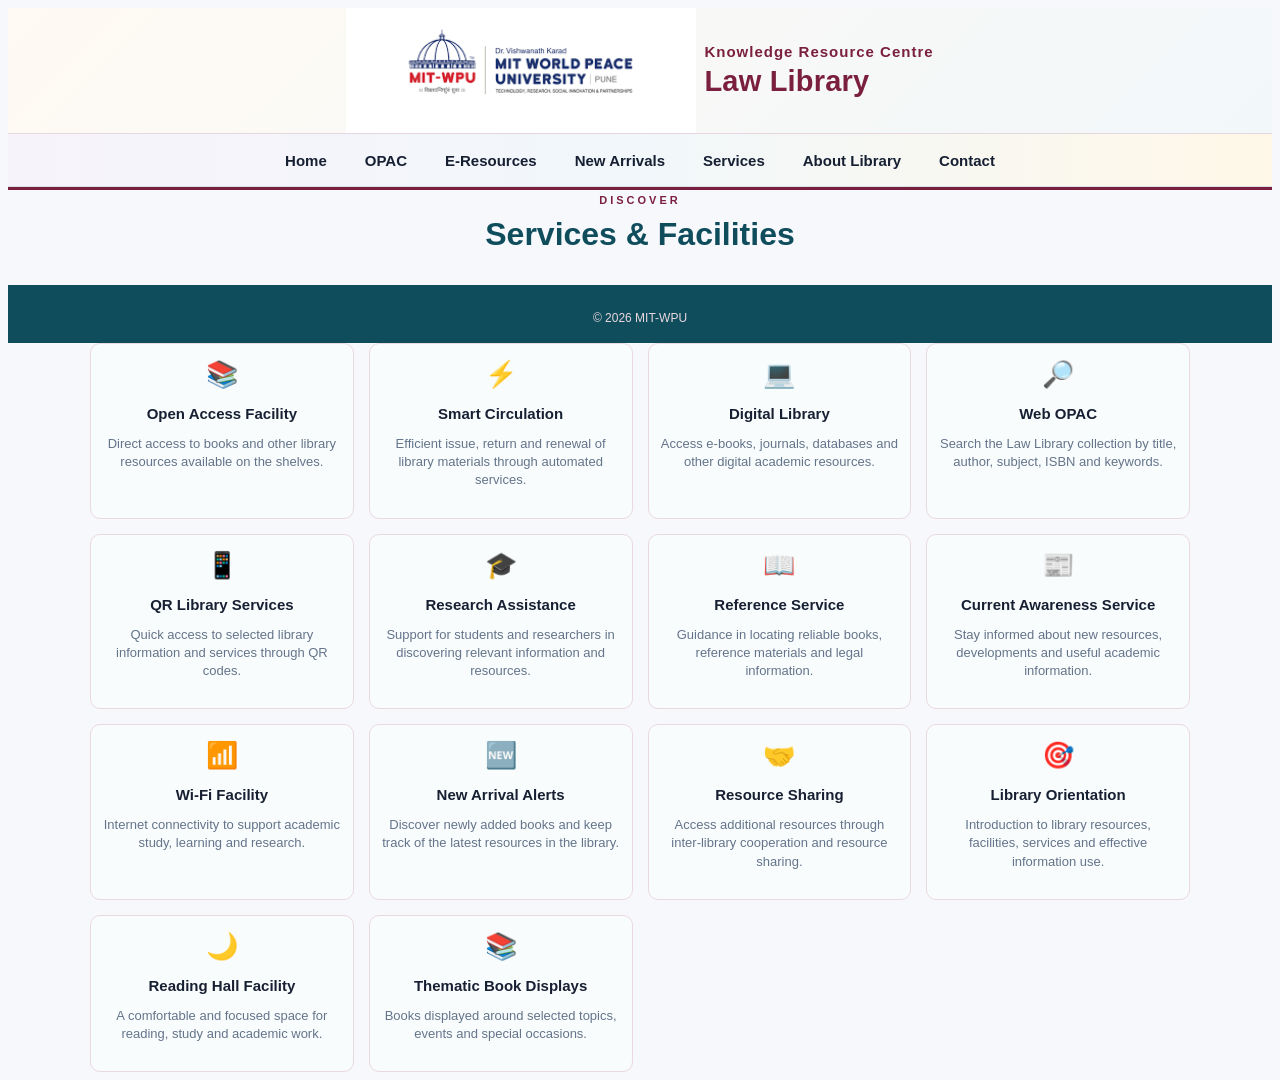
<file: services.html>
<!DOCTYPE html>
<html lang="en">
<head>
    <meta charset="UTF-8">
    <meta name="viewport" content="width=device-width, initial-scale=1.0">

    <title>Library Services | MIT-WPU Law Library</title>

    <link rel="stylesheet" href="style.css">
</head>

<body>

    <header>

        <div class="top-header">

            <div class="brand">

                <img src="images/MIT-WPU-logo.jpg" alt="MIT-WPU Logo">

                <div class="brand-text">

                    <div class="krc">
                        Knowledge Resource Centre
                    </div>

                    <div class="library">
                        Law Library
                    </div>

                </div>

            </div>

        </div>

        <nav>

            <a href="index.html">Home</a>
            <a href="https://shivumadgu-web.github.io/Law_Library_OPAC/">OPAC</a>
            <a href="e-resources.html">E-Resources</a>
            <a href="new-arrivals.html">New Arrivals</a>
            <a href="services.html">Services</a>
            <a href="about-library.html">About Library</a>
            <a href="#">Contact</a>

        </nav>

    </header>


    <main>

        <section class="services-page">

            <div class="section-heading">
                <span>DISCOVER</span>
                <h2>Services & Facilities</h2>
            </div>

        </section>

    </main>


    <footer>

       
        <div class="footer-copy">
            © 2026 MIT-WPU
        </div>

    </footer>

</body>
</html>
<div class="service-list">

    <div class="service-card">
        <div>📚</div>
        <h3>Open Access Facility</h3>
        <p>Direct access to books and other library resources available on the shelves.</p>
    </div>

    <div class="service-card">
        <div>⚡</div>
        <h3>Smart Circulation</h3>
        <p>Efficient issue, return and renewal of library materials through automated services.</p>
    </div>

    <div class="service-card">
        <div>💻</div>
        <h3>Digital Library</h3>
        <p>Access e-books, journals, databases and other digital academic resources.</p>
    </div>

    <div class="service-card">
        <div>🔎</div>
        <h3>Web OPAC</h3>
        <p>Search the Law Library collection by title, author, subject, ISBN and keywords.</p>
    </div>

    <div class="service-card">
        <div>📱</div>
        <h3>QR Library Services</h3>
        <p>Quick access to selected library information and services through QR codes.</p>
    </div>

    <div class="service-card">
        <div>🎓</div>
        <h3>Research Assistance</h3>
        <p>Support for students and researchers in discovering relevant information and resources.</p>
    </div>

    <div class="service-card">
        <div>📖</div>
        <h3>Reference Service</h3>
        <p>Guidance in locating reliable books, reference materials and legal information.</p>
    </div>

    <div class="service-card">
        <div>📰</div>
        <h3>Current Awareness Service</h3>
        <p>Stay informed about new resources, developments and useful academic information.</p>
    </div>

    <div class="service-card">
        <div>📶</div>
        <h3>Wi-Fi Facility</h3>
        <p>Internet connectivity to support academic study, learning and research.</p>
    </div>

    <div class="service-card">
        <div>🆕</div>
        <h3>New Arrival Alerts</h3>
        <p>Discover newly added books and keep track of the latest resources in the library.</p>
    </div>

    <div class="service-card">
        <div>🤝</div>
        <h3>Resource Sharing</h3>
        <p>Access additional resources through inter-library cooperation and resource sharing.</p>
    </div>

    <div class="service-card">
        <div>🎯</div>
        <h3>Library Orientation</h3>
        <p>Introduction to library resources, facilities, services and effective information use.</p>
    </div>

    <div class="service-card">
        <div>🌙</div>
        <h3>Reading Hall Facility</h3>
        <p>A comfortable and focused space for reading, study and academic work.</p>
    </div>

    <div class="service-card">
        <div>📚</div>
        <h3>Thematic Book Displays</h3>
        <p>Books displayed around selected topics, events and special occasions.</p>
    </div>

</div>
</file>
<file: style.css>
/* =========================================
   MIT-WPU LAW LIBRARY - COLOR THEME
   ========================================= */

:root {
    --maroon: #7a1f3d;
    --maroon-dark: #5d1630;
    --teal: #0f4c5c;
    --teal-dark: #083844;
    --gold: #b26a00;
    --gold-light: #f3c677;
    --blue: #245b8a;
    --purple: #6a4c93;
    --green: #28745a;
    --cream: #fffaf3;
    --light-blue: #f1f7fa;
    --light-purple: #f7f3fb;
    --light-gold: #fff8e8;
    --text-dark: #172033;
}
```css
/* ================================
   BASIC
================================ */

* {
    margin: 0;
    padding: 0;
    box-sizing: border-box;
}

body {
    font-family: Arial, Helvetica, sans-serif;
    color: #172033;
    background: #f7f8fb;
}

a {
    text-decoration: none;
}


/* ================================
   HEADER
================================ */

header {
    background: linear-gradient(135deg, #fffaf3, #f1f7fa);
    border-bottom: 3px solid #7a1f3d;
}

.top-header {
    padding: 0;
    height: 125px;
    display: flex;
    align-items: center;
    justify-content: center;
    overflow: hidden;
}

.brand {
    display: flex;
    align-items: center;
    gap: 8px;
}

.brand img {
    width: 350px;
    height: 250px;
    object-fit: contain;
}


.brand-text {
    margin-left: 0;
}

.university {
    font-size: 12px;
    font-weight: 700;
    letter-spacing: 2px;
    color: #687386;
    margin-bottom: 6px;
}

.krc {
    font-size: 15px;
    font-weight: 600;
    letter-spacing: 1px;
    color: #7a1f3d;
    margin-bottom: 5px;
}

.library {
    font-size: 29px;
    font-weight: 700;
    color: #7a1f3d;
    letter-spacing: 0.2px;
    margin-top: 0;
}


/* ================================
   NAVIGATION
================================ */

nav {
    padding: 0;
    display: flex;
    align-items: center;
    justify-content: center;
    gap: 30px;
    height: 52px;

    background: linear-gradient(
        90deg,
        #f7f3fb,
        #f1f7fa,
        #fff8e8
    );

    border-top: 1px solid #e5d7df;
    border-bottom: 1px solid #d8e3e7;
}

nav a {
    position: relative;
    color: #172033;
    font-size: 15px;
    font-weight: 600;
    padding: 15px 4px;
    transition: 0.25s ease;
}

nav a:hover {
    color: #7a1f3d;
}

nav a::after {
    content: "";
    position: absolute;
    left: 0;
    bottom: 5px;
    width: 0;
    height: 3px;
    border-radius: 3px;

    background: linear-gradient(
        90deg,
        #7a1f3d,
        #b26a00,
        #0f4c5c
    );

    transition: width 0.25s ease;
}

nav a:hover::after {
    width: 100%;
}

/* ================================
   HERO
================================ */

.hero {
    min-height: 200px;

    display: flex;
    align-items: center;
    justify-content: center;

    text-align: center;

background: #7a1f3d;

    color: #ffffff;
}

.hero-content {
    width: 90%;
    max-width: 900px;
}

.welcome {
    font-size: 13px;
    letter-spacing: 3px;
    font-weight: 700;
    margin-bottom: 12px;
    color: #d8e7ea;
}

.hero h1 {
    font-size: 48px;
    line-height: 1.1;
    margin-bottom: 12px;
    font-weight: 700;
    letter-spacing: 0.3px;
}
.hero h2 {
    font-size: 25px;
    font-weight: 500;
    margin-bottom: 18px;
    letter-spacing: 0.5px;
}

.hero p {
    font-size: 16px;
    line-height: 1.6;
    color: #eef6f7;
    max-width: 700px;
    margin-left: auto;
    margin-right: auto;
}


/* ================================
   SEARCH
================================ */

.search-box {
    max-width: 780px;
    margin: 30px auto 0;

    display: flex;

    background: #ffffff;
    padding: 6px;
    border-radius: 10px;

    box-shadow: 0 8px 25px rgba(0, 0, 0, 0.15);
}
.search-box input {
    flex: 1;

    border: none;
    outline: none;

    padding: 15px 18px;

    font-size: 15px;
    color: #172033;
}

.search-box button {
    border: none;

    padding: 0 28px;

    background: #0f4c5c;
    color: #ffffff;

    font-weight: 600;
    border-radius: 6px;

    cursor: pointer;
}

.search-box button:hover {
    background: #083c49;
}


/* ================================
   COMMON SECTION
================================ */

.at-glance,
.services {
    background: #ffffff;
    padding: 10px 6%;
}

.section-heading {
    text-align: center;
    margin-bottom: 32px;
}

.section-heading span {
    font-size: 11px;
    font-weight: 700;
    letter-spacing: 3px;
color: #7a1f3d;
}

.section-heading h2 {
    margin-top: 8px;
    font-size: 32px;
    color: #0f4c5c;
}


/* ================================
   AT A GLANCE
================================ */

.glance-cards {
    max-width: 1100px;
    margin: auto;

    display: grid;
    grid-template-columns: repeat(4, 1fr);

    gap: 20px;
}

.glance-card {
    text-align: center;

    padding: 25px 20px;

    background: #ffffff;

border: 1px solid #ead9df;
    border-radius: 10px;

    box-shadow: 0 4px 15px rgba(15, 76, 92, 0.08);

    transition: 0.25s;
}
.glance-card:hover {
    transform: translateY(-5px);
   box-shadow: 0 8px 20px rgba(122, 31, 61, 0.12);
}

.glance-card div {
    font-size:5px;
    margin-bottom:2px;
}
.glance-card h3 {
    font-size: 24px;
    margin-bottom: 6px;
color: #7a1f3d;
}

.glance-card p {
    color: #64748b;
    font-size: 14px;
    font-weight: 500;
}


/* ================================
   DATABASES
================================ */

.databases {
    padding: 10px 6%;
background: #eef5f6;
}

.database-list {
    max-width: 1100px;
    margin: auto;

    display: grid;
    grid-template-columns: repeat(3, 1fr);

    gap: 22px;
}

.database-list div {
    background: #ffffff;

    padding: 20px;

    text-align: center;

border: 1px solid #ead9df;
    border-radius: 10px;

    font-weight: 700;
    font-size: 15px;
    color: #0f4c5c;

    box-shadow: 0 4px 15px rgba(15, 76, 92, 0.06);

    transition: 0.25s;
}
.database-list div:hover {
    transform: translateY(-4px);
box-shadow: 0 8px 20px rgba(122, 31, 61, 0.12);
}


/* ================================
   SERVICES
================================ */

.service-list {
    max-width:1100px;
    margin:auto;
    display:grid;
    grid-template-columns:repeat(4,1fr);
    gap:15px;
}

.service-card {
    padding:15px 12px;
    text-align:center;
border:1px solid #ead9df;
    border-radius:10px;
    background:#f9fcfc;
    transition:.25s;
}
.service-card:hover {
    transform: translateY(-5px);
box-shadow: 0 8px 20px rgba(122, 31, 61, 0.12);
}

.service-card div {
    font-size:26px;
    margin-bottom:8px;
}
.service-card h3 {
    font-size:15px;
    margin-bottom:6px;
}

.service-card p {
    color:#64748b;
    font-size:13px;
    line-height:1.4;
}


/* ================================
   FOOTER
================================ */

footer {
    background: #0f4c5c;
    text-align: center;
    color: #ffffff;
    padding: 18px 20px;
}

footer h3 {
    font-size: 13px;
    font-weight: 500;
    letter-spacing: 1px;
    margin: 0;
}

footer p {
    color: #ffffff;
    font-size: 16px;
    font-weight: 700;
    margin: 2px 0 0;
}

footer small {
    display: block;
color: #ead9df;
    font-size: 13px;
    margin: 2px 0 0;
}

.footer-copy {
    margin-top: 8px;
    font-size: 12px;
color: #ead9df;
}


/* ================================
   MOBILE
================================ */

@media (max-width: 900px) {

    .top-header {
        text-align: center;
        justify-content: center;
    }

    nav {
        height: auto;
        padding: 15px 6%;
        justify-content: center;
        flex-wrap: wrap;
        gap: 18px;
    }

    .glance-cards,
    .service-list {
        grid-template-columns: repeat(2, 1fr);
    }

    .database-list {
        grid-template-columns: repeat(2, 1fr);
    }

    .hero h1 {
        font-size: 40px;
    }
}


@media (max-width: 600px) {

    .library {
        font-size: 22px;
    }

    .glance-cards,
    .service-list,
    .database-list {
        grid-template-columns: 1fr;
    }

    .hero {
    min-height: 100px;
}

    .hero h1 {
        font-size: 34px;
    }

    .hero h2 {
        font-size: 22px;
    }

    .search-box {
        flex-direction: column;
        gap: 5px;
    }

    .search-box button {
        padding: 15px;
    }
}
```
/* ================================
   OPAC SEARCH RESULTS
================================ */

#opac-results {
    width: 90%;
    max-width: 1000px;
    margin: 30px auto 0;
    text-align: left;
}

.opac-result-count {
    margin-bottom: 18px;
    font-size: 18px;
    font-weight: bold;
color: #7a1f3d;
}

.opac-book-result {
    background: #ffffff;
    padding: 22px;
    margin-bottom: 18px;
    border-radius: 10px;
    border-left: 5px solid #155e75;
    box-shadow: 0 3px 10px rgba(0, 0, 0, 0.08);
}

.opac-book-result h3 {
    margin: 0 0 12px;
    font-size: 20px;
color: #7a1f3d;
}

.opac-book-result p {
    margin: 7px 0;
    color: #3f4652;
    line-height: 1.5;
}

.opac-details-button {
    margin-top: 12px;
    padding: 9px 16px;
    border: none;
    border-radius: 6px;
background: #7a1f3d;
    color: white;
    cursor: pointer;
}

.opac-details-button:hover {
    opacity: 0.9;
}

.opac-book-details {
    display: none;
    margin-top: 18px;
    padding: 18px;
    background: #f5f8fa;
    border-radius: 8px;
    border: 1px solid #dce5e8;
}

.opac-book-details p {
    padding: 5px 0;
    border-bottom: 1px solid #e5e9eb;
}

.opac-close-button {
    margin-top: 12px;
    padding: 8px 15px;
    border: 1px solid #7a1f3d;
    border-radius: 5px;
    background: white;
    color: #7a1f3d;
    cursor: pointer;
}
/* About Library - Collection Profile */

.collection-info {
    margin-top: 50px;
    padding: 45px 35px;
    background: linear-gradient(135deg, #f8f9fb, #eef5f6);
    border-radius: 22px;
    border: 1px solid #e1e8ec;
}

.library-profile-grid {
    display: grid;
    grid-template-columns: repeat(2, 1fr);
    gap: 18px;
    margin-top: 30px;
}

.profile-item {
    display: flex;
    align-items: center;
    gap: 18px;
    padding: 18px 24px;
    background: #ffffff;
    border-radius: 16px;
    border: 1px solid #dbe4f0;
    box-shadow: 0 4px 14px rgba(0, 0, 0, 0.05);
    transition: transform 0.25s ease, box-shadow 0.25s ease;
}
.profile-item:hover {
    transform: translateY(-5px);
    border-color: #7a1f3d;
    box-shadow: 0 12px 28px rgba(122, 31, 61, 0.12);
}
.profile-item > span {
    font-size: 14px;
    font-weight: 800;
    color: #7a1f3d;
    min-width: 55px;
    white-space: nowrap;
}

.profile-item > div {
    display: flex;
    align-items: center;
    justify-content: space-between;
    width: 100%;
    gap: 20px;
}

.profile-item h3 {
    margin: 0;
    font-size: 16px;
    font-weight: 700;
    color: #1f2937;
}

.profile-item p {
    margin: 0;
    font-size: 16px;
    font-weight: 800;
    color: #7a1f3d;
    white-space: nowrap;
}
</file>
